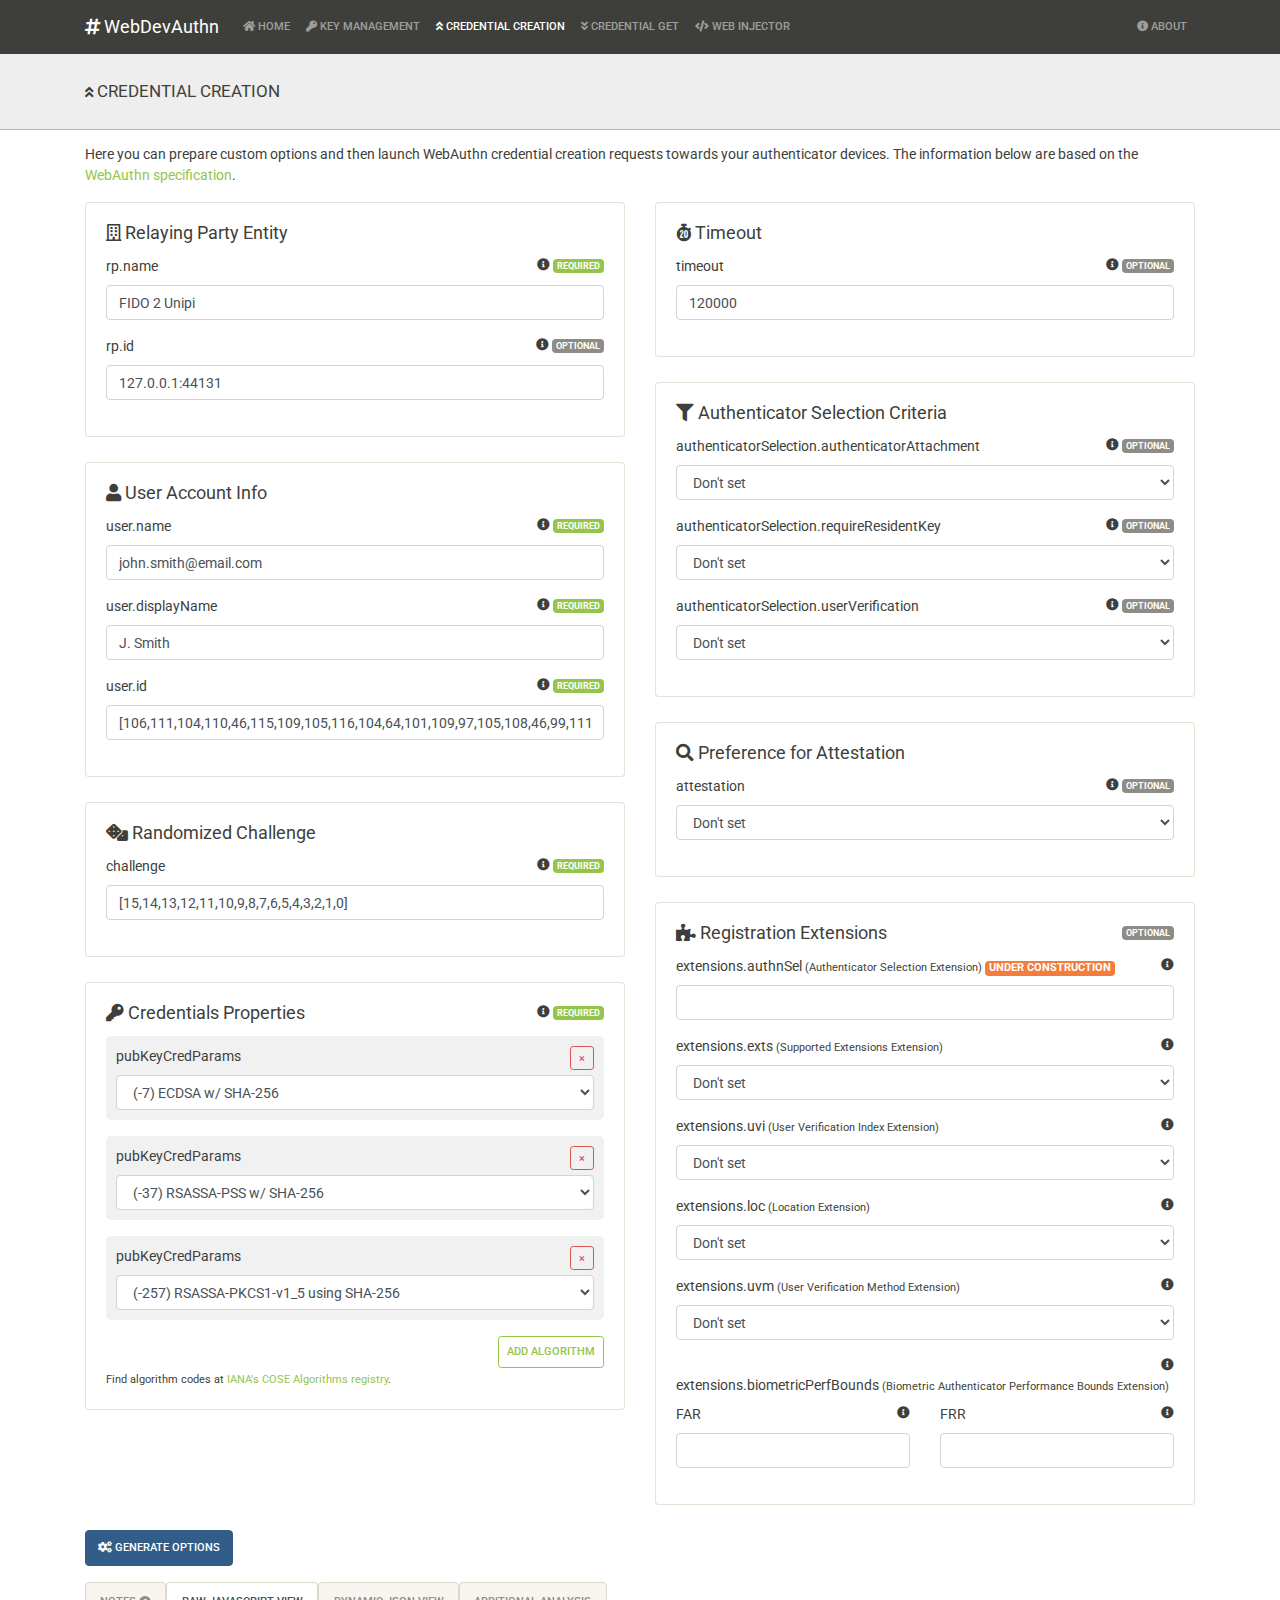
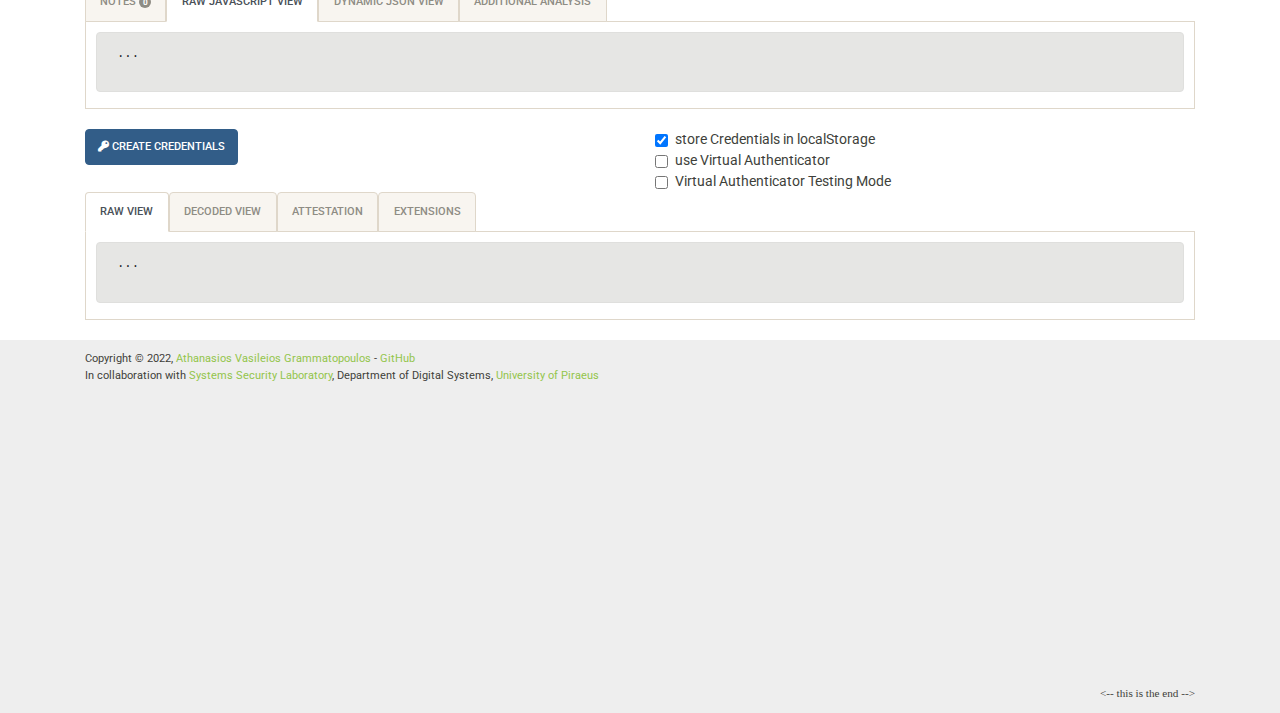
<file: credential-creation.html>
<!DOCTYPE html>
<html lang="en">
	<head>
		<meta charset="utf-8">
		<title>WebDevAuthn - Credentials Create</title>
		<meta name="description" content="Testing WebAuthn/FIDO2 Javascript API requests and responses">
		<meta name="author" content="UNIPI - FIDO Project 2021">
		<meta name="viewport" content="width=device-width, initial-scale=1, shrink-to-fit=no">

		<link rel="stylesheet" href="css/fontawesome-all.min.css">
		<link rel="stylesheet" href="css/bootstrap.min.css">
		<link rel="stylesheet" href="css/jsNotify.bootstrap.css">
		<link rel="stylesheet" href="css/jsonTree.css">
		<link rel="stylesheet" href="css/webapp.css">
	</head>
	<body>
		<nav class="navbar navbar-expand-lg navbar-dark bg-primary">
			<div class="container">
				<a class="navbar-brand" href="index.html"><i class="fas fa-hashtag"></i> WebDevAuthn</a>
				<button class="navbar-toggler" type="button" data-toggle="collapse" data-target="#navbarSupportedContent" aria-controls="navbarSupportedContent" aria-expanded="false" aria-label="Toggle navigation">
					<span class="navbar-toggler-icon"></span>
				</button>
				<div class="collapse navbar-collapse" id="navbarSupportedContent">
					<ul class="navbar-nav mr-auto">
						<li class="nav-item">
							<a class="nav-link" href="index.html"><i class="fas fa-home"></i> Home</a>
						</li>
						<li class="nav-item">
							<a class="nav-link" href="key-management.html"><i class="fas fa-key"></i> Key Management</a>
						</li>
						<li class="nav-item active">
							<a class="nav-link" href="credential-creation.html"><i class="fas fa-angle-double-up"></i> Credential Creation <span class="sr-only">(current)</span></a>
						</li>
						<li class="nav-item">
							<a class="nav-link" href="credential-get.html"><i class="fas fa-angle-double-down"></i> Credential Get</a>
						</li>
						<li class="nav-item">
							<a class="nav-link" href="web-injector.html"><i class="fas fa-code"></i> Web Injector</a>
						</li>
					</ul>
					<ul class="navbar-nav ml-auto">
						<li class="nav-item">
							<a class="nav-link" href="about.html"><i class="fas fa-info-circle"></i> About</a>
						</li>
					</ul>
				</div>
			</div>
		</nav>

		<!-- Page Title -->
		<div class="main-page-title">
			<div class="container">
				<i class="fas fa-angle-double-up"></i> Credential Creation
			</div>
		</div>

		<!-- Content -->
		<div class="main-container">
			<div class="container">
				<!-- Browser Support { -->
				<div class="row">
					<div class="col-12" id="webauthn-support" style="display: none;">
						<div class="alert alert-warning" role="alert">
							Checking browser's WebAuthn support ...
						</div>
					</div>
					<script src="js/webauthn-support.js"></script>
				</div>
				<!-- } Browser Support -->

				<div class="row">
					<div class="col-12">
						<p>
							Here you can prepare custom options and then launch WebAuthn credential creation requests towards your authenticator devices. The information below are based on the <a href="https://www.w3.org/TR/webauthn/" target="_blank">WebAuthn specification</a>.
						</p>
					</div>

					<div class="col-12 col-md-6 gui-custom-options">
						<!-- Relaying Party -->
						<div class="card">
							<div class="card-body">
								<h5 class="card-title"><i class="far fa-building"></i> Relaying Party Entity</h5>
								<div class="form-group">
									<div class="notes"><i class="fas fa-info-circle" data-toggle="tooltip" title="Human-palatable identifier for the Relying Party, intended only for display"></i> <span class="badge badge-success">REQUIRED</span></div>
									<label for="credential-creation-rp-name">rp.name</label>
									<input type="text" class="form-control" id="credential-creation-rp-name" value="FIDO 2 Unipi">
								</div>
								<div class="form-group">
									<div class="notes"><i class="fas fa-info-circle" data-toggle="tooltip" title="A valid domain string that identifies the WebAuthn Relying Party. It should be the webpage domain or a subset of the domain. Ex. on the page login.example.com, it can be login.example.com or example.com. It ignores port. It requires https. If not specified the webpage domain will be used"></i> <span class="badge badge-secondary">OPTIONAL</span></div>
									<label for="credential-creation-rp-id">rp.id</label>
									<input type="text" class="form-control" id="credential-creation-rp-id" value="">
								</div>
								<script type="text/javascript">
									document.getElementById('credential-creation-rp-id').value = new URL(document.location.href).host;
								</script>
							</div>
						</div>

						<!-- User -->
						<div class="card">
							<div class="card-body">
								<h5 class="card-title"><i class="fas fa-user"></i> User Account Info</h5>
								<div class="form-group">
									<div class="notes"><i class="fas fa-info-circle" data-toggle="tooltip" title="Human-palatable identifier for the user account, intended only for display, helping distinguish form other user. The relay party MAY let the user choose this value (ex. john.smith@email.com or +306901234567)"></i> <span class="badge badge-success">REQUIRED</span></div>
									<label for="credential-creation-user-name">user.name</label>
									<input type="text" class="form-control" id="credential-creation-user-name" value="john.smith@email.com">
								</div>
								<div class="form-group">
									<div class="notes"><i class="fas fa-info-circle" data-toggle="tooltip" title="Human-palatable name for the user account, intended only for display. The relay party SHOULD let the user choose this value (ex. J. Smith)"></i> <span class="badge badge-success">REQUIRED</span></div>
									<label for="credential-creation-user-displayName">user.displayName</label>
									<input type="text" class="form-control" id="credential-creation-user-displayName" value="J. Smith">
								</div>
								<div class="form-group">
									<div class="notes"><i class="fas fa-info-circle" data-toggle="tooltip" title="User id that maps credentials to the rp user entity. The relay party sets this value."></i> <span class="badge badge-success">REQUIRED</span></div>
									<label for="credential-creation-user-id">user.id</label>
									<input type="text" class="form-control" id="credential-creation-user-id" value="">
								</div>
								<script type="text/javascript">
									document.getElementById('credential-creation-user-id').value = JSON.stringify(document.getElementById('credential-creation-user-name').value.split('').map(function (c) {return c.charCodeAt (0);}));
								</script>
							</div>
						</div>

						<!-- Challenge -->
						<div class="card">
							<div class="card-body">
								<h5 class="card-title"><i class="fas fa-dice"></i> Randomized Challenge</h5>
								<div class="form-group">
									<div class="notes"><i class="fas fa-info-circle" data-toggle="tooltip" title="Randomized challenge generated by the relay party server, to avoid replay attacks. Should not be guessable, thus it SHOULD be at least 16 bytes long."></i> <span class="badge badge-success">REQUIRED</span></div>
									<label for="credential-creation-challenge">challenge</label>
									<input type="text" class="form-control" id="credential-creation-challenge" value="">
								</div>
								<script type="text/javascript">
									document.getElementById('credential-creation-challenge').value = (function() {
										let id = [];
										for (var i = 16 -1; i >= 0; i--) id.push(i);
										return JSON.stringify(id);
									})();
								</script>
							</div>
						</div>
						
						<!-- Credentials -->
						<div class="card">
							<div class="card-body">
								<div class="notes"><i class="fas fa-info-circle" data-toggle="tooltip" title="Information about the properties of the credentials to be created. Sequence from the most preferred to the least preferred."></i> <span class="badge badge-success">REQUIRED</span></div>
								<h5 class="card-title"><i class="fas fa-key"></i> Credentials Properties</h5>
								<div id="credential-creation-pubKeyCredParams-wrapper"></div>
								<button type="button" class="btn btn-outline-success btn-sm" id="credential-creation-pubKeyCredParams-add" style="float: right;">Add Algorithm</button>
								<div style="clear: both;"></div>
								<small>Find algorithm codes at <a href="https://www.iana.org/assignments/cose/cose.xhtml#algorithms" target="_blank">IANA's COSE Algorithms registry</a>.</small>
							</div>
						</div>
					</div>

					<div class="col-12 col-md-6 gui-custom-options">
						<!-- Timeout -->
						<div class="card">
							<div class="card-body">
								<h5 class="card-title"><i class="fas fa-stopwatch-20"></i> Timeout</h5>
								<div class="form-group">
									<div class="notes"><i class="fas fa-info-circle" data-toggle="tooltip" title="Timeout hint. Time, in milliseconds, that the caller is willing to wait."></i> <span class="badge badge-secondary">OPTIONAL</span></div>
									<label for="credential-creation-timeout">timeout</label>
									<input type="text" class="form-control" id="credential-creation-timeout" value="120000">
								</div>
							</div>
						</div>
						
						<!-- Authenticator Criteria -->
						<div class="card">
							<div class="card-body">
								<h5 class="card-title"><i class="fas fa-filter"></i> Authenticator Selection Criteria</h5>
								<div class="form-group">
									<div class="notes"><i class="fas fa-info-circle" data-toggle="tooltip" title="Select authenticator options. Built in platform authenticator (`platform`), or Mobile authenticator usable on many platforms (`cross-platform`)"></i> <span class="badge badge-secondary">OPTIONAL</span></div>
									<label for="credential-creation-authenticatorSelection-authenticatorAttachment">authenticatorSelection.authenticatorAttachment</label>
									<select class="form-control" id="credential-creation-authenticatorSelection-authenticatorAttachment">
										<option value="" selected="selected">Don't set</option>
										<option value="platform">platform</option>
										<option value="cross-platform">cross-platform</option>
									</select>
								</div>
								<div class="form-group">
									<div class="notes"><i class="fas fa-info-circle" data-toggle="tooltip" title="Require support for Resident Credentials. [The default value is `false`]"></i> <span class="badge badge-secondary">OPTIONAL</span></div>
									<label for="credential-creation-authenticatorSelection-requireResidentKey">authenticatorSelection.requireResidentKey</label>
									<select class="form-control" id="credential-creation-authenticatorSelection-requireResidentKey">
										<option value="" selected="selected">Don't set</option>
										<option value="true">true</option>
										<option value="false">false (default)</option>
									</select>
								</div>
								<div class="form-group">
									<div class="notes"><i class="fas fa-info-circle" data-toggle="tooltip" title="Requires user verification (`required`) or Prefer user verification (`preferred`)or Do not want user verification (`discouraged`). [The default value is `preferred`]"></i> <span class="badge badge-secondary">OPTIONAL</span></div>
									<label for="credential-creation-authenticatorSelection-userVerification">authenticatorSelection.userVerification</label>
									<select class="form-control" id="credential-creation-authenticatorSelection-userVerification">
										<option value="" selected="selected">Don't set</option>
										<option value="required">required</option>
										<option value="preferred">preferred (default)</option>
										<option value="discouraged">discouraged</option>
									</select>
								</div>
							</div>
						</div>
						
						<!-- Attestation -->
						<div class="card">
							<div class="card-body">
								<h5 class="card-title"><i class="fas fa-search"></i> Preference for Attestation</h5>
								<div class="form-group">
									<div class="notes"><i class="fas fa-info-circle" data-toggle="tooltip" title="Preference for attestation conveyance. No attestation (`none`) or client MAY replace the authenticator-generated attestation statements with attestation statements generated by an Anonymization CA (`indirect`) or attestation statement as generated by the authenticator (`direct`)."></i> <span class="badge badge-secondary">OPTIONAL</span></div>
									<label for="credential-creation-attestation">attestation</label>
									<select class="form-control" id="credential-creation-attestation">
										<option value="" selected="selected">Don't set</option>
										<option value="none">none</option>
										<option value="indirect">indirect</option>
										<option value="direct">direct</option>
										<option value="enterprise">enterprise</option>
									</select>
								</div>
							</div>
						</div>
						
						<!-- Extensions -->
						<div class="card">
							<div class="card-body">
								<div class="notes"><span class="badge badge-secondary">OPTIONAL</span></div>
								<h5 class="card-title"><i class="fas fa-puzzle-piece"></i> Registration Extensions</h5>
								<div class="form-group">
									<div class="notes"><i class="fas fa-info-circle" data-toggle="tooltip" title="This allows a RP to guide the selection of the authenticator that will be leveraged when creating the credential. It is intended primarily for Relying Parties that wish to tightly control the experience around credential creation."></i></div>
									<label for="credential-creation-extensions-authnSel">extensions.authnSel <small>(Authenticator Selection Extension)</small> <span class="badge badge-warning">UNDER CONSTRUCTION</span></label>
									<input type="text" class="form-control" id="credential-creation-extensions-authnSel" value="">
								</div>
								<div class="form-group">
									<div class="notes"><i class="fas fa-info-circle" data-toggle="tooltip" title="This extension enables the RP to determine which extensions the authenticator supports."></i></div>
									<label for="credential-creation-extensions-exts">extensions.exts <small>(Supported Extensions Extension)</small></label>
									<select class="form-control" id="credential-creation-extensions-exts">
										<option value="" selected="selected">Don't set</option>
										<option value="true">true</option>
									</select>
								</div>
								<div class="form-group">
									<div class="notes"><i class="fas fa-info-circle" data-toggle="tooltip" title="This extension enables use of a user verification index."></i></div>
									<label for="credential-creation-extensions-uvi">extensions.uvi <small>(User Verification Index Extension)</small></label>
									<select class="form-control" id="credential-creation-extensions-uvi">
										<option value="" selected="selected">Don't set</option>
										<option value="true">true</option>
									</select>
								</div>
								<div class="form-group">
									<div class="notes"><i class="fas fa-info-circle" data-toggle="tooltip" title="This extension provides the authenticator's current location to the RP."></i></div>
									<label for="credential-creation-extensions-loc">extensions.loc <small>(Location Extension)</small></label>
									<select class="form-control" id="credential-creation-extensions-loc">
										<option value="" selected="selected">Don't set</option>
										<option value="true">true</option>
									</select>
								</div>
								<div class="form-group">
									<div class="notes"><i class="fas fa-info-circle" data-toggle="tooltip" title="This extension enables use of a user verification method."></i></div>
									<label for="credential-creation-extensions-uvm">extensions.uvm <small>(User Verification Method Extension)</small></label>
									<select class="form-control" id="credential-creation-extensions-uvm">
										<option value="" selected="selected">Don't set</option>
										<option value="true">true</option>
									</select>
								</div>
								<div class="form-group">
									<div class="notes"><i class="fas fa-info-circle" data-toggle="tooltip" title="This extension allows RPs to specify the desired performance bounds for selecting biometric authenticators as candidates to be employed in a registration ceremony."></i></div>
									<label>extensions.biometricPerfBounds <small>(Biometric Authenticator Performance Bounds Extension)</small></label>
									<div class="row">
										<div class="col">
											<div class="notes"><i class="fas fa-info-circle" data-toggle="tooltip" title="The FAR is the maximum false acceptance rate for a biometric authenticator allowed by the RP."></i></div>
											<label for="credential-creation-extensions-biometricPerfBounds-far">FAR</label>
											<input type="text" class="form-control" id="credential-creation-extensions-biometricPerfBounds-far" value="">
										</div>
										<div class="col">
											<div class="notes"><i class="fas fa-info-circle" data-toggle="tooltip" title="The FRR is the maximum false rejection rate for a biometric authenticator allowed by the RP."></i></div>
											<label for="credential-creation-extensions-biometricPerfBounds-frr">FRR</label>
											<input type="text" class="form-control" id="credential-creation-extensions-biometricPerfBounds-frr" value="">
										</div>
									</div>
								</div>
							</div>
						</div>
					</div>
				</div>

				<div class="row">
					<!-- Options Section -->
					<div class="col-12">
						<p><button type="button" class="btn btn-primary" id="credential-creation-generate"><i class="fas fa-cogs"></i> Generate Options</button></p>
					</div>
					<div class="col-12">
						<ul class="nav nav-tabs">
							<li class="nav-item">
								<a class="nav-link" data-toggle="tab" href="#credential-creation-options-notes-wrapper">Notes <span id="credential-creation-options-notes-notification" class="badge rounded-pill bg-dark" style="color: white;">0</span></a>
							</li>
							<li class="nav-item">
								<a class="nav-link active" data-toggle="tab" href="#credential-creation-options-raw-wrapper">Raw Javascript View</a>
							</li>
							<li class="nav-item">
								<a class="nav-link" data-toggle="tab" href="#credential-creation-options-dynamic-wrapper">Dynamic JSON View</a>
							</li>
							<li class="nav-item">
								<a class="nav-link" data-toggle="tab" href="#credential-creation-options-additional-wrapper">Additional Analysis</a>
							</li>
						</ul>
						<div class="tab-content">
							<div class="tab-pane fade" id="credential-creation-options-notes-wrapper">
								<div class="alert alert-secondary" role="alert">
									<div id="credential-creation-options-notes">...</div>
								</div>
							</div>
							<div class="tab-pane fade active show" id="credential-creation-options-raw-wrapper">
								<div class="alert alert-secondary" role="alert">
									<pre id="credential-creation-options-raw">...</pre>
								</div>
							</div>
							<div class="tab-pane fade" id="credential-creation-options-dynamic-wrapper">
								<div class="alert alert-secondary" role="alert">
									<div id="credential-creation-options-dynamic">...</div>
								</div>
							</div>
							<div class="tab-pane fade" id="credential-creation-options-additional-wrapper">
								<div class="alert alert-secondary" role="alert">
									<div id="credential-creation-options-additional">...</div>
								</div>
							</div>
						</div>
					</div>

					<!-- Credentials Section -->
					<div class="col-12 col-sm-6">
						<p><button type="button" class="btn btn-primary" id="credential-creation-create"><i class="fas fa-key"></i> Create Credentials</button></p>
					</div>
					<div class="col-12 col-sm-6">
						<div class="form-check">
							<input class="form-check-input" type="checkbox" value="" id="store-credentials-checkbox">
							<label class="form-check-label" for="store-credentials-checkbox">store Credentials in localStorage</label>
						</div>
						<div class="form-check">
							<input class="form-check-input" type="checkbox" value="" id="virtual-authenticator-checkbox">
							<label class="form-check-label" for="virtual-authenticator-checkbox">use Virtual Authenticator</label>
						</div>
						<div class="form-check">
							<input class="form-check-input" type="checkbox" value="" id="virtual-testing-checkbox">
							<label class="form-check-label" for="virtual-testing-checkbox">Virtual Authenticator Testing Mode</label>
						</div>
					</div>
					<div class="col-12" id="virtual-testing-options" style="display: none;">
						<div class="alert alert-secondary" role="alert" style="color: black;">
							<!-- Tests -->
							<div class="row">

								<div class="col-12 col-sm-6">
									<div class="form-check">
										<input class="form-check-input" type="checkbox" value="" id="testing-challenge-checkbox">
										<label class="form-check-label" for="testing-challenge-checkbox">Swap Challenge</label>
									</div>
								</div>
								<div class="col-12 col-sm-6">
									<input type="text" class="form-control form-control-sm" id="testing-challenge-value" value="Dw4NDAsKCQgHBgUEAwIBAA"/>
								</div>

								<div class="col-12 col-sm-6">
									<div class="form-check">
										<input class="form-check-input" type="checkbox" value="" id="testing-userId-checkbox">
										<label class="form-check-label" for="testing-userId-checkbox">Swap User Id</label>
									</div>
								</div>
								<div class="col-12 col-sm-6">
									<input type="text" class="form-control form-control-sm" id="testing-userId-value" value="am9obi5zbWl0aEBlbWFpbC5jb20"/>
								</div>

								<div class="col-12 col-sm-6">
										<div class="form-check">
										<input class="form-check-input" type="checkbox" value="" id="testing-freezeUserVerificationFlag-checkbox">
										<label class="form-check-label" for="testing-freezeUserVerificationFlag-checkbox">Freeze User Verification Flag</label>
									</div>
								</div>
								<div class="col-12 col-sm-6">
									<select class="form-control form-control-sm" id="testing-freezeUserVerificationFlag-value">
										<option value="true">True</option>
										<option value="false" selected="selected">False</option>
									</select>
								</div>

								<div class="col-12 col-sm-6">
									<div class="form-check">
										<input class="form-check-input" type="checkbox" value="" id="testing-relayPartyID-checkbox">
										<label class="form-check-label" for="testing-relayPartyID-checkbox">Swap Relay Party ID</label>
									</div>
								</div>
								<div class="col-12 col-sm-6">
									<input type="text" class="form-control form-control-sm" id="testing-relayPartyID-value" value="example.com"/>
								</div>

								<div class="col-12 col-sm-6">
									<div class="form-check">
										<input class="form-check-input" type="checkbox" value="" id="testing-origin-checkbox">
										<label class="form-check-label" for="testing-origin-checkbox">Swap Origin</label>
									</div>
								</div>
								<div class="col-12 col-sm-6">
									<input type="text" class="form-control form-control-sm" id="testing-origin-value" value="https://example.com"/>
								</div>

								<div class="col-12 col-sm-6">
									<div class="form-check">
										<input class="form-check-input" type="checkbox" value="" id="testing-algorithm-checkbox">
										<label class="form-check-label" for="testing-algorithm-checkbox">Override Signature Algorithm</label>
									</div>
								</div>
								<div class="col-12 col-sm-6">
									<input type="number" class="form-control form-control-sm" id="testing-algorithm-value" value="-7"/>
								</div>

								<div class="col-12 col-sm-6">
										<div class="form-check">
										<input class="form-check-input" type="checkbox" value="" id="testing-aaguid-checkbox">
										<label class="form-check-label" for="testing-aaguid-checkbox">Clone AAGUID</label>
									</div>
								</div>
								<div class="col-12 col-sm-6">
									<select class="form-control form-control-sm" id="testing-aaguid-value">
										<option value="6028b017-b1d4-4c02-b4b3-afcdafc96bb2">Windows Hello software (6028b017-b1d4-4c02-b4b3-afcdafc96bb2)</option>
										<option value="08987058-cadc-4b81-b6e1-30de50dcbe96">Windows Hello hardware (08987058-cadc-4b81-b6e1-30de50dcbe96)</option>
										<option value="2fc0579f-8113-47ea-b116-bb5a8db9202a">YubiKey 5 NFC (2fc0579f-8113-47ea-b116-bb5a8db9202a)</option>
										<option value="149a2021-8ef6-4133-96b8-81f8d5b7f1f5">Security Key NFC (149a2021-8ef6-4133-96b8-81f8d5b7f1f5)</option>
										<option value="8876631b-d4a0-427f-5773-0ec71c9e0279">Solo FIDO2 (8876631b-d4a0-427f-5773-0ec71c9e0279)</option>
										<option value="45665e06-0798-4edf-b245-37a271ec9c2f">KEY-ID FIDO2 key (45665e06-0798-4edf-b245-37a271ec9c2f)</option>
									</select>
								</div>

								<div class="col-12 col-sm-6">
										<div class="form-check">
										<input class="form-check-input" type="checkbox" value="" id="testing-forceResidentKey-checkbox">
										<label class="form-check-label" for="testing-forceResidentKey-checkbox">Force Resident Key</label>
									</div>
								</div>
								<div class="col-12 col-sm-6">
								</div>

							</div>
						</div>
					</div>
					<div class="col-12">
						<ul class="nav nav-tabs">
							<li class="nav-item">
								<a class="nav-link active" data-toggle="tab" href="#credential-creation-response-raw-wrapper">Raw View</a>
							</li>
							<li class="nav-item">
								<a class="nav-link" data-toggle="tab" href="#credential-creation-response-decoded-wrapper">Decoded View</a>
							</li>
							<li class="nav-item">
								<a class="nav-link" data-toggle="tab" href="#credential-creation-response-decoded-attestation-wrapper">Attestation</a>
							</li>
							<li class="nav-item">
								<a class="nav-link" data-toggle="tab" href="#credential-creation-response-ext-wrapper">Extensions</a>
							</li>
						</ul>
						<div class="tab-content">
							<div class="tab-pane fade active show" id="credential-creation-response-raw-wrapper">
								<div class="alert alert-secondary" role="alert">
									<pre id="credential-creation-response-raw">...</pre>
								</div>
							</div>
							<div class="tab-pane fade" id="credential-creation-response-decoded-wrapper">
								<div class="alert alert-secondary" role="alert">
									<pre id="credential-creation-response-decoded">...</pre>
								</div>
							</div>
							<div class="tab-pane fade" id="credential-creation-response-decoded-attestation-wrapper">
								<div class="alert alert-secondary" role="alert">
									<pre id="credential-creation-response-decoded-attestation">...</pre>
								</div>
								<div style="padding-bottom: 10px;">
									<a id="credential-creation-response-certificate-download" class="btn btn-primary btn-sm" style="display: none;">Download Certificate</a>
								</div>
							</div>
							<div class="tab-pane fade" id="credential-creation-response-ext-wrapper">
								<div class="alert alert-secondary" role="alert">
									<pre id="credential-creation-response-ext">...</pre>
								</div>
							</div>
						</div>
					</div>

					<!-- Credentials Send Back Section -->
					<div class="col-12" style="display: none;">
						<p><button type="button" class="btn btn-primary" id="credential-creation-send"><i class="fas fa-angle-double-left"></i> <i class="fas fa-key"></i> Send Credentials Response</button></p>
					</div>
				</div>
			</div>
		</div>
		<div class="container footer">
			<div class="row">
				<div class="col-12">
					<div>Copyright &copy; 2022, <a href="https://github.com/GramThanos">Athanasios Vasileios Grammatopoulos</a> - <a href="https://github.com/GramThanos/WebDevAuthn">GitHub</a></div>
					<div>In collaboration with <a href="https://ssl.ds.unipi.gr/">Systems Security Laboratory</a>, Department of Digital Systems, <a href="https://www.unipi.gr/">University of Piraeus</a></div>
				</div>
				<div class="col-12">
					<div style="height:300px;"></div>
					<div style="text-align: right;font-family: Consolas;">&lt;-- this is the end --&gt;</div>
				</div>
			</div>
		</div>

		<script src="js/jquery-3.5.1.slim.min.js"></script>
		<script src="js/popper.min.js"></script>
		<script src="js/bootstrap.min.js"></script>
		<script src="js/jsNotify.bundle.js"></script>
		<script src="js/lodash.js"></script>
		<script src="js/cbor.js"></script>
		<script src="js/jsonTree.js"></script>
		<script src="js/credentials-storage.js"></script>
		<script type="text/javascript">
			// Tooltips
			$(function() {$('[data-toggle="tooltip"]').tooltip()});
		</script>

		<!-- Randomness Tests - https://github.com/mzsoltmolnar/random-bitstream-tester -->
		<script src="js/random-tests.js"></script>

		<script src="js/falcon.js"></script>
		<script src="js/crypto-extend.js"></script>
		
		<script src="js/webauthn-tools.js"></script>
		<script src="js/webauthn-authenticator.js"></script>
		<script src="js/webauthn-create.js"></script>
	</body>
</html>
</file>
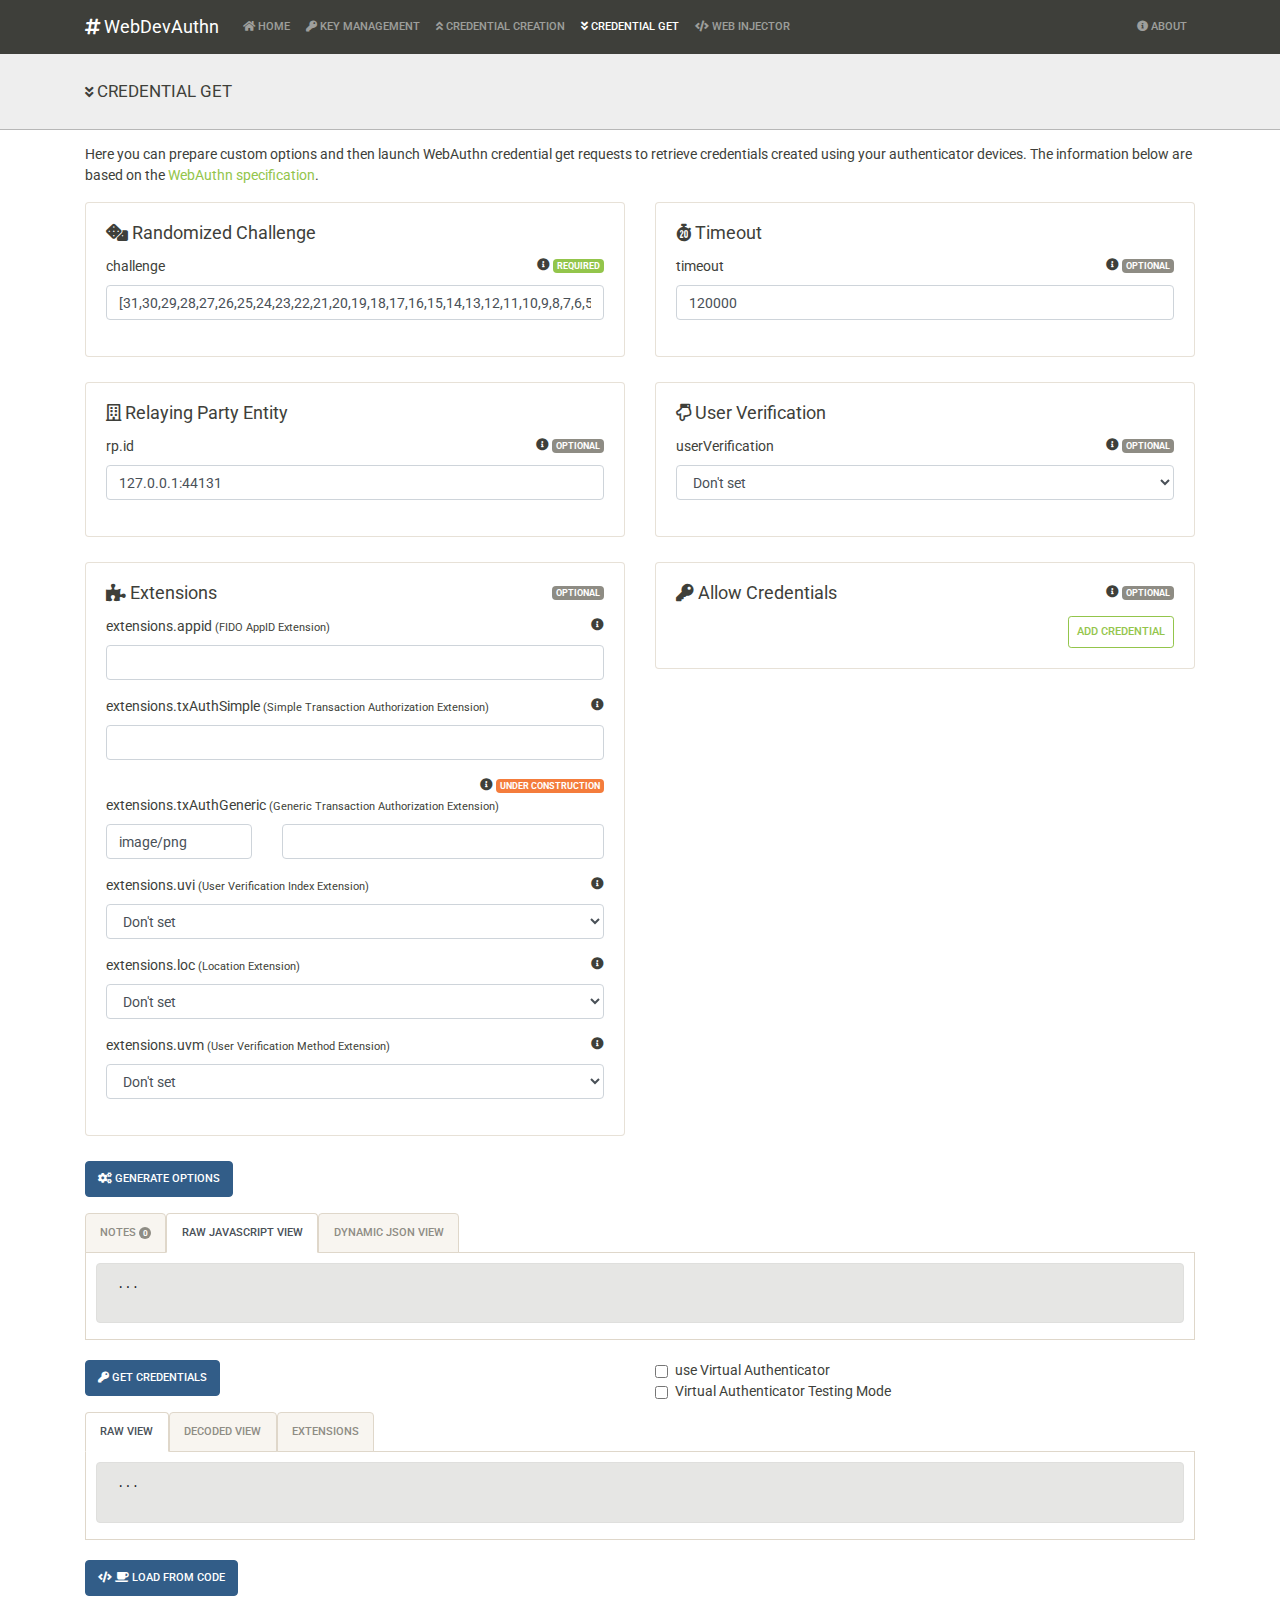
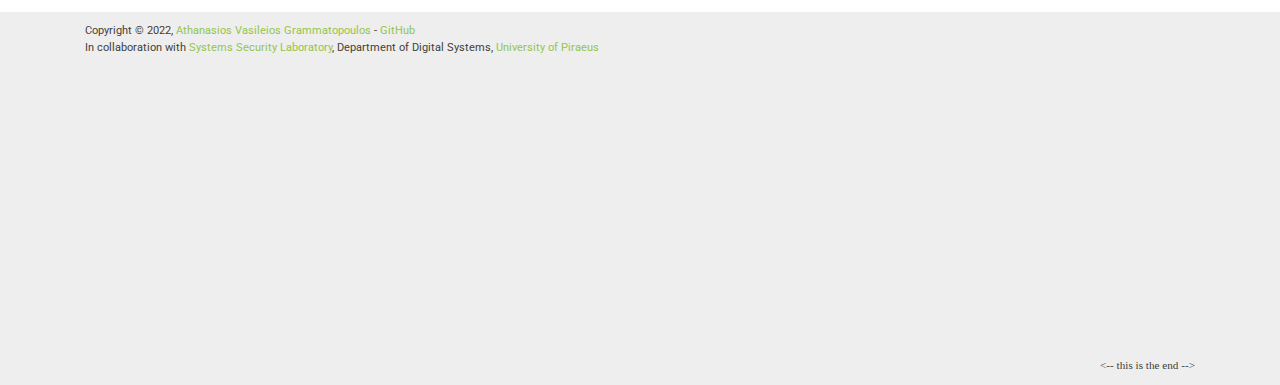
<file: credential-get.html>
<!DOCTYPE html>
<html lang="en">
	<head>
		<meta charset="utf-8">
		<title>WebDevAuthn - Credentials Get</title>
		<meta name="description" content="Testing WebAuthn/FIDO2 Javascript API requests and responses">
		<meta name="author" content="UNIPI - FIDO Project 2021">
		<meta name="viewport" content="width=device-width, initial-scale=1, shrink-to-fit=no">

		<link rel="stylesheet" href="css/fontawesome-all.min.css">
		<link rel="stylesheet" href="css/bootstrap.min.css">
		<link rel="stylesheet" href="css/jsNotify.bootstrap.css">
		<link rel="stylesheet" href="css/jsonTree.css">
		<link rel="stylesheet" href="css/webapp.css">
	</head>
	<body>
		<nav class="navbar navbar-expand-lg navbar-dark bg-primary">
			<div class="container">
				<a class="navbar-brand" href="index.html"><i class="fas fa-hashtag"></i> WebDevAuthn</a>
				<button class="navbar-toggler" type="button" data-toggle="collapse" data-target="#navbarSupportedContent" aria-controls="navbarSupportedContent" aria-expanded="false" aria-label="Toggle navigation">
					<span class="navbar-toggler-icon"></span>
				</button>
				<div class="collapse navbar-collapse" id="navbarSupportedContent">
					<ul class="navbar-nav mr-auto">
						<li class="nav-item">
							<a class="nav-link" href="index.html"><i class="fas fa-home"></i> Home</a>
						</li>
						<li class="nav-item">
							<a class="nav-link" href="key-management.html"><i class="fas fa-key"></i> Key Management</a>
						</li>
						<li class="nav-item">
							<a class="nav-link" href="credential-creation.html"><i class="fas fa-angle-double-up"></i> Credential Creation</a>
						</li>
						<li class="nav-item active">
							<a class="nav-link" href="credential-get.html"><i class="fas fa-angle-double-down"></i> Credential Get <span class="sr-only">(current)</span></a>
						</li>
						<li class="nav-item">
							<a class="nav-link" href="web-injector.html"><i class="fas fa-code"></i> Web Injector</a>
						</li>
					</ul>
					<ul class="navbar-nav ml-auto">
						<li class="nav-item">
							<a class="nav-link" href="about.html"><i class="fas fa-info-circle"></i> About</a>
						</li>
					</ul>
				</div>
			</div>
		</nav>

		<!-- Page Title -->
		<div class="main-page-title">
			<div class="container">
				<i class="fas fa-angle-double-down"></i> Credential Get
			</div>
		</div>

		<!-- Content -->
		<div class="main-container">
			<div class="container">
				<!-- Browser Support { -->
				<div class="row">
					<div class="col-12" id="webauthn-support" style="display: none;">
						<div class="alert alert-warning" role="alert">
							Checking browser's WebAuthn support ...
						</div>
					</div>
					<script src="js/webauthn-support.js"></script>
				</div>
				<!-- } Browser Support -->

				<div class="row">
					<div class="col-12">
						<p>
							Here you can prepare custom options and then launch WebAuthn credential get requests to retrieve credentials created using your authenticator devices. The information below are based on the <a href="https://www.w3.org/TR/webauthn/" target="_blank">WebAuthn specification</a>.
						</p>
					</div>

					<div class="col-12 col-md-6 gui-custom-options">
						<!-- Challenge -->
						<div class="card">
							<div class="card-body">
								<h5 class="card-title"><i class="fas fa-dice"></i> Randomized Challenge</h5>
								<div class="form-group">
									<div class="notes"><i class="fas fa-info-circle" data-toggle="tooltip" title="Randomized challenge generated by the relay party server, to avoid replay attacks. Should not be guessable, thus it SHOULD be at least 16 bytes long."></i> <span class="badge badge-success">REQUIRED</span></div>
									<label for="credential-get-challenge">challenge</label>
									<input type="text" class="form-control" id="credential-get-challenge" value="">
								</div>
								<script type="text/javascript">
									document.getElementById('credential-get-challenge').value = (function() {
										let id = [];
										for (var i = 31; i >= 0; i--) id.push(i);
										return JSON.stringify(id);
									})();
								</script>
							</div>
						</div>

						<!-- Relaying Party -->
						<div class="card">
							<div class="card-body">
								<h5 class="card-title"><i class="far fa-building"></i> Relaying Party Entity</h5>
								<div class="form-group">
									<div class="notes"><i class="fas fa-info-circle" data-toggle="tooltip" title="A valid domain string that identifies the WebAuthn Relying Party. It should be the webpage domain or a subset of the domain. Ex. on the page login.example.com, it can be login.example.com or example.com. It ignores port. It requires https. If not specified the webpage domain will be used"></i> <span class="badge badge-secondary">OPTIONAL</span></div>
									<label for="credential-get-rpid">rp.id</label>
									<input type="text" class="form-control" id="credential-get-rpid" value="">
								</div>
								<script type="text/javascript">
									document.getElementById('credential-get-rpid').value = new URL(document.location.href).host;
								</script>
							</div>
						</div>
						
						<!-- Extensions -->
						<div class="card">
							<div class="card-body">
								<div class="notes"><span class="badge badge-secondary">OPTIONAL</span></div>
								<h5 class="card-title"><i class="fas fa-puzzle-piece"></i> Extensions</h5>
								<div class="form-group">
									<div class="notes"><i class="fas fa-info-circle" data-toggle="tooltip" title="This allows RP that have previously registered credentials using the legacy FIDO JavaScript APIs to request an assertion. The FIDO APIs use an alternative identifier for RP called an AppID [FIDO-APPID], and any credentials created using those APIs will be scoped to that identifier."></i></div>
									<label for="credential-get-extensions-appid">extensions.appid <small>(FIDO AppID Extension)</small></label>
									<input type="text" class="form-control" id="credential-get-extensions-appid" value="">
								</div>
								<div class="form-group">
									<div class="notes"><i class="fas fa-info-circle" data-toggle="tooltip" title="This allows for a simple form of transaction authorization. A RP can specify a prompt string, intended for display on a trusted device on the authenticator."></i></div>
									<label for="credential-get-extensions-txAuthSimple">extensions.txAuthSimple <small>(Simple Transaction Authorization Extension)</small></label>
									<input type="text" class="form-control" id="credential-get-extensions-txAuthSimple" value="">
								</div>
								<div class="form-group">
									<div class="notes"><i class="fas fa-info-circle" data-toggle="tooltip" title="This allows images to be used as transaction authorization prompts as well."></i> <span class="badge badge-warning">UNDER CONSTRUCTION</span></div>
									<label for="credential-get-extensions-txAuthGeneric-content">extensions.txAuthGeneric <small>(Generic Transaction Authorization Extension)</small></label>
									<div class="row">
										<div class="col-4">
											<input type="text" class="form-control" id="credential-get-extensions-txAuthGeneric-contentType" value="image/png">
										</div>
										<div class="col-8">
											<input type="text" class="form-control" id="credential-get-extensions-txAuthGeneric-content" value="">
										</div>
									</div>
								</div>
								<div class="form-group">
									<div class="notes"><i class="fas fa-info-circle" data-toggle="tooltip" title="This extension enables use of a user verification index."></i></div>
									<label for="credential-get-extensions-uvi">extensions.uvi <small>(User Verification Index Extension)</small></label>
									<select class="form-control" id="credential-get-extensions-uvi">
										<option value="" selected="selected">Don't set</option>
										<option value="true">true</option>
									</select>
								</div>
								<div class="form-group">
									<div class="notes"><i class="fas fa-info-circle" data-toggle="tooltip" title="This extension provides the authenticator's current location to the RP."></i></div>
									<label for="credential-get-extensions-loc">extensions.loc <small>(Location Extension)</small></label>
									<select class="form-control" id="credential-get-extensions-loc">
										<option value="" selected="selected">Don't set</option>
										<option value="true">true</option>
									</select>
								</div>
								<div class="form-group">
									<div class="notes"><i class="fas fa-info-circle" data-toggle="tooltip" title="This extension enables use of a user verification method."></i></div>
									<label for="credential-get-extensions-uvm">extensions.uvm <small>(User Verification Method Extension)</small></label>
									<select class="form-control" id="credential-get-extensions-uvm">
										<option value="" selected="selected">Don't set</option>
										<option value="true">true</option>
									</select>
								</div>
							</div>
						</div>
					</div>

					<div class="col-12 col-md-6 gui-custom-options">
						<!-- Timeout -->
						<div class="card">
							<div class="card-body">
								<h5 class="card-title"><i class="fas fa-stopwatch-20"></i> Timeout</h5>
								<div class="form-group">
									<div class="notes"><i class="fas fa-info-circle" data-toggle="tooltip" title="Timeout hint. Time, in milliseconds, that the caller is willing to wait."></i> <span class="badge badge-secondary">OPTIONAL</span></div>
									<label for="credential-get-timeout">timeout</label>
									<input type="text" class="form-control" id="credential-get-timeout" value="120000">
								</div>
							</div>
						</div>

						<!-- User Verification -->
						<div class="card">
							<div class="card-body">
								<h5 class="card-title"><i class="far fa-hand-point-down"></i> User Verification</h5>
								<div class="form-group">
									<div class="notes"><i class="fas fa-info-circle" data-toggle="tooltip" title="Requires user verification (`required`) or Prefer user verification (`preferred`)or Do not want user verification (`discouraged`). [The default value is `preferred`]"></i> <span class="badge badge-secondary">OPTIONAL</span></div>
									<label for="credential-get-userVerification">userVerification</label>
									<select class="form-control" id="credential-get-userVerification">
										<option value="" selected="selected">Don't set</option>
										<option value="required">required</option>
										<option value="preferred">preferred (default)</option>
										<option value="discouraged">discouraged</option>
									</select>
								</div>
							</div>
						</div>

						<!-- Allow Credentials -->
						<div class="card">
							<div class="card-body">
								<div class="notes"><i class="fas fa-info-circle" data-toggle="tooltip" title="123"></i> <span class="badge badge-secondary">OPTIONAL</span></div>
								<h5 class="card-title"><i class="fas fa-key"></i> Allow Credentials</h5>
								<div id="credential-get-publickeycredentialdescriptor-wrapper"></div>
								<button type="button" class="btn btn-outline-success btn-sm" id="credential-get-publickeycredentialdescriptor-add" style="float: right;">Add Credential</button>
								<div style="clear: both;"></div>
							</div>
						</div>
					</div>
				</div>

				<div class="row">
					<!-- Options Section -->
					<div class="col-12">
						<p><button type="button" class="btn btn-primary" id="credential-get-generate"><i class="fas fa-cogs"></i> Generate Options</button></p>
					</div>
					<div class="col-12">
						<ul class="nav nav-tabs">
							<li class="nav-item">
								<a class="nav-link" data-toggle="tab" href="#credential-get-options-notes-wrapper">Notes <span id="credential-get-options-notes-notification" class="badge rounded-pill bg-dark" style="color: white;">0</span></a>
							</li>
							<li class="nav-item">
								<a class="nav-link active" data-toggle="tab" href="#credential-get-options-raw-wrapper">Raw Javascript View</a>
							</li>
							<li class="nav-item">
								<a class="nav-link" data-toggle="tab" href="#credential-get-options-dynamic-wrapper">Dynamic JSON View</a>
							</li>
						</ul>
						<div class="tab-content">
							<div class="tab-pane fade" id="credential-get-options-notes-wrapper">
								<div class="alert alert-secondary" role="alert">
									<div id="credential-get-options-notes">...</div>
								</div>
							</div>
							<div class="tab-pane fade active show" id="credential-get-options-raw-wrapper">
								<div class="alert alert-secondary" role="alert">
									<pre id="credential-get-options-raw">...</pre>
								</div>
							</div>
							<div class="tab-pane fade" id="credential-get-options-dynamic-wrapper">
								<div class="alert alert-secondary" role="alert">
									<div id="credential-get-options-dynamic">...</div>
								</div>
							</div>
						</div>
					</div>


					<!-- Credentials Section -->
					<div class="col-12 col-sm-6">
						<p><button type="button" class="btn btn-primary" id="credential-get-create"><i class="fas fa-key"></i> Get Credentials</button></p>
					</div>
					<div class="col-12 col-sm-6">
						<div class="form-check">
							<input class="form-check-input" type="checkbox" value="" id="virtual-authenticator-checkbox">
							<label class="form-check-label" for="virtual-authenticator-checkbox">use Virtual Authenticator</label>
						</div>
						<div class="form-check">
							<input class="form-check-input" type="checkbox" value="" id="virtual-testing-checkbox">
							<label class="form-check-label" for="virtual-testing-checkbox">Virtual Authenticator Testing Mode</label>
						</div>
					</div>
					<div class="col-12" id="virtual-testing-options" style="display: none;">
						<div class="alert alert-secondary" role="alert" style="color: black;">
							<!-- Tests -->
							<div class="row">

								<div class="col-12 col-sm-6">
									<div class="form-check">
										<input class="form-check-input" type="checkbox" value="" id="testing-challenge-checkbox">
										<label class="form-check-label" for="testing-challenge-checkbox">Swap Challenge</label>
									</div>
								</div>
								<div class="col-12 col-sm-6">
									<input type="text" class="form-control form-control-sm" id="testing-challenge-value" value="Dw4NDAsKCQgHBgUEAwIBAA"/>
								</div>

								<div class="col-12 col-sm-6">
									<div class="form-check">
										<input class="form-check-input" type="checkbox" value="" id="testing-freezeSigCounter-checkbox">
										<label class="form-check-label" for="testing-freezeSigCounter-checkbox">Freeze Signature Counter</label>
									</div>
								</div>
								<div class="col-12 col-sm-6">
									<input type="number" class="form-control form-control-sm" id="testing-freezeSigCounter-value" value="1"/>
								</div>

								<div class="col-12 col-sm-6">
										<div class="form-check">
										<input class="form-check-input" type="checkbox" value="" id="testing-freezeUserVerificationFlag-checkbox">
										<label class="form-check-label" for="testing-freezeUserVerificationFlag-checkbox">Freeze User Verification Flag</label>
									</div>
								</div>
								<div class="col-12 col-sm-6">
									<select class="form-control form-control-sm" id="testing-freezeUserVerificationFlag-value">
										<option value="true">True</option>
										<option value="false" selected="selected">False</option>
									</select>
								</div>

								<div class="col-12 col-sm-6">
									<div class="form-check">
										<input class="form-check-input" type="checkbox" value="" id="testing-relayPartyID-checkbox">
										<label class="form-check-label" for="testing-relayPartyID-checkbox">Swap Relay Party ID</label>
									</div>
								</div>
								<div class="col-12 col-sm-6">
									<input type="text" class="form-control form-control-sm" id="testing-relayPartyID-value" value="example.com"/>
								</div>

								<div class="col-12 col-sm-6">
									<div class="form-check">
										<input class="form-check-input" type="checkbox" value="" id="testing-origin-checkbox">
										<label class="form-check-label" for="testing-origin-checkbox">Swap Origin</label>
									</div>
								</div>
								<div class="col-12 col-sm-6">
									<input type="text" class="form-control form-control-sm" id="testing-origin-value" value="https://example.com"/>
								</div>

								<div class="col-12 col-sm-6">
									<div class="form-check">
										<input class="form-check-input" type="checkbox" value="" id="testing-userHandle-checkbox">
										<label class="form-check-label" for="testing-userHandle-checkbox">Swap User Handle</label>
									</div>
								</div>
								<div class="col-12 col-sm-6">
									<input type="text" class="form-control form-control-sm" id="testing-userHandle-value" value="ZmFrZS11c2VyQGV4YW1wbGUuY29t"/>
								</div>

							</div>
						</div>
					</div>
					<div class="col-12">
						<ul class="nav nav-tabs">
							<li class="nav-item">
								<a class="nav-link active" data-toggle="tab" href="#credential-get-response-raw-wrapper">Raw View</a>
							</li>
							<li class="nav-item">
								<a class="nav-link" data-toggle="tab" href="#credential-get-response-decoded-wrapper">Decoded View</a>
							</li>
							<li class="nav-item">
								<a class="nav-link" data-toggle="tab" href="#credential-get-response-ext-wrapper">Extensions</a>
							</li>
						</ul>
						<div class="tab-content">
							<div class="tab-pane fade active show" id="credential-get-response-raw-wrapper">
								<div class="alert alert-secondary" role="alert">
									<pre id="credential-get-response-raw">...</pre>
								</div>
							</div>
							<div class="tab-pane fade" id="credential-get-response-decoded-wrapper">
								<div class="alert alert-secondary" role="alert">
									<pre id="credential-get-response-decoded">...</pre>
								</div>
							</div>
							<div class="tab-pane fade" id="credential-get-response-ext-wrapper">
								<div class="alert alert-secondary" role="alert">
									<pre id="credential-get-response-ext">...</pre>
								</div>
							</div>
						</div>
					</div>

					<!-- Credentials Send Back Section -->
					<div class="col-6" style="display: none;">
						<p><button type="button" class="btn btn-primary" id="credential-get-send"><i class="fas fa-angle-double-left"></i> <i class="fas fa-key"></i> Send Credentials Response</button></p>
					</div>
					<div class="col-6">
						<p><button type="button" class="btn btn-primary" id="credential-get-load-from-code"><i class="fas fa-code"></i> <i class="fas fa-coffee"></i> Load from code</button></p>
					</div>
				</div>
			</div>
		</div>
		<div class="container footer">
			<div class="row">
				<div class="col-12">
					<div>Copyright &copy; 2022, <a href="https://github.com/GramThanos">Athanasios Vasileios Grammatopoulos</a> - <a href="https://github.com/GramThanos/WebDevAuthn">GitHub</a></div>
					<div>In collaboration with <a href="https://ssl.ds.unipi.gr/">Systems Security Laboratory</a>, Department of Digital Systems, <a href="https://www.unipi.gr/">University of Piraeus</a></div>
				</div>
				<div class="col-12">
					<div style="height:300px;"></div>
					<div style="text-align: right;font-family: Consolas;">&lt;-- this is the end --&gt;</div>
				</div>
			</div>
		</div>

		<script src="js/jquery-3.5.1.slim.min.js"></script>
		<script src="js/popper.min.js"></script>
		<script src="js/bootstrap.min.js"></script>
		<script src="js/jsNotify.bundle.js"></script>
		<script src="js/lodash.js"></script>
		<script src="js/cbor.js"></script>
		<script src="js/jsonTree.js"></script>
		<script src="js/credentials-storage.js"></script>
		<script type="text/javascript">
			// Tooltips
			$(function() {$('[data-toggle="tooltip"]').tooltip()});
		</script>

		<script src="js/falcon.js"></script>
		<script src="js/crypto-extend.js"></script>

		<script src="js/webauthn-tools.js"></script>
		<script src="js/webauthn-authenticator.js"></script>
		<script src="js/webauthn-get.js"></script>
	</body>
</html>
</file>
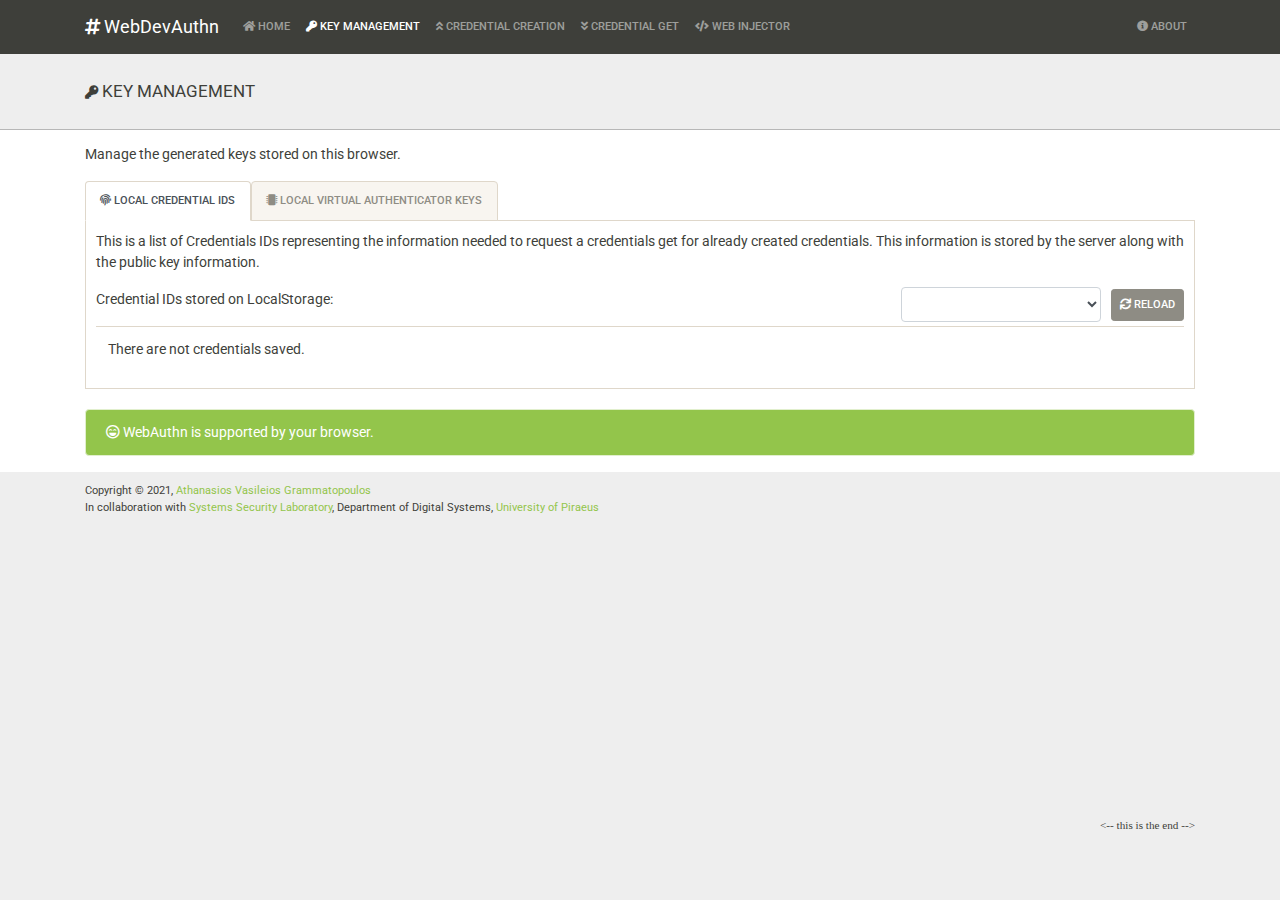
<file: key-management.html>
<!DOCTYPE html>
<html lang="en">
	<head>
		<meta charset="utf-8">
		<title>WebDevAuthn</title>
		<meta name="description" content="Testing WebAuthn/FIDO2 Javascript API requests and responses">
		<meta name="author" content="UNIPI - FIDO Project 2021">
		<meta name="viewport" content="width=device-width, initial-scale=1, shrink-to-fit=no">

		<link rel="stylesheet" href="css/fontawesome-all.min.css">
		<link rel="stylesheet" href="css/bootstrap.min.css">
		<link rel="stylesheet" href="css/jsNotify.bootstrap.css">
		<link rel="stylesheet" href="css/webapp.css">
	</head>
	<body>
		<nav class="navbar navbar-expand-lg navbar-dark bg-primary">
			<div class="container">
				<a class="navbar-brand" href="index.html"><i class="fas fa-hashtag"></i> WebDevAuthn</a>
				<button class="navbar-toggler" type="button" data-toggle="collapse" data-target="#navbarSupportedContent" aria-controls="navbarSupportedContent" aria-expanded="false" aria-label="Toggle navigation">
					<span class="navbar-toggler-icon"></span>
				</button>
				<div class="collapse navbar-collapse" id="navbarSupportedContent">
					<ul class="navbar-nav mr-auto">
						<li class="nav-item">
							<a class="nav-link" href="index.html"><i class="fas fa-home"></i> Home</a>
						</li>
						<li class="nav-item active">
							<a class="nav-link" href="key-management.html"><i class="fas fa-key"></i> Key Management <span class="sr-only">(current)</span></a>
						</li>
						<li class="nav-item">
							<a class="nav-link" href="credential-creation.html"><i class="fas fa-angle-double-up"></i> Credential Creation</a>
						</li>
						<li class="nav-item">
							<a class="nav-link" href="credential-get.html"><i class="fas fa-angle-double-down"></i> Credential Get</a>
						</li>
						<li class="nav-item">
							<a class="nav-link" href="web-injector.html"><i class="fas fa-code"></i> Web Injector</a>
						</li>
					</ul>
					<ul class="navbar-nav ml-auto">
						<li class="nav-item">
							<a class="nav-link" href="about.html"><i class="fas fa-info-circle"></i> About</a>
						</li>
					</ul>
				</div>
			</div>
		</nav>

		<!-- Page Title -->
		<div class="main-page-title">
			<div class="container">
				<i class="fas fa-key"></i> Key Management
			</div>
		</div>

		<!-- Content -->
		<div class="main-container">
			<div class="container">
				<div class="row">
					<div class="col-12">
						<p>
							Manage the generated keys stored on this browser.
						</p>
					</div>
				</div>

				<!-- Stored Keys -->
				<div class="row">
					<div class="col-12">
						<ul class="nav nav-tabs">
							<li class="nav-item">
								<a class="nav-link active" data-toggle="tab" href="#key-management-local-credential-ids-wrapper"><i class="fas fa-fingerprint"></i> Local Credential IDs</a>
							</li>
							<li class="nav-item">
								<a class="nav-link" data-toggle="tab" href="#key-management-local-authenticator-wrapper"><i class="fas fa-microchip"></i> Local Virtual Authenticator Keys</a>
							</li>
						</ul>
						<div class="tab-content">
							<div class="tab-pane fade active show" id="key-management-local-credential-ids-wrapper">

								<p>This is a list of Credentials IDs representing the information needed to request a credentials get for already created credentials. This information is stored by the server along with the public key information.</p>

								<!-- Local Public Keys -->
								<button id="localstorage-keys-reload" class="btn btn-sm btn-secondary" style="float: right;"><i class="fas fa-sync"></i> Reload</button>
								<select id="localstorage-keys-hosts-list" class="form-control" style="float: right;width: 200px;margin-right: 10px;margin-top: -2px;"></select>

								<p>Credential IDs stored on LocalStorage:</p>
								<div class="table-responsive">
									<table class="table">
										<tbody id="localstorage-keys">
											<tr>
												<td colspan="3">Loading ...</td>
											</tr>
										</tbody>
									</table>
								</div>

							</div>
							<div class="tab-pane fade" id="key-management-local-authenticator-wrapper">

								<p>This is a list of resident keys created by our virtual authenticator. This information is needed by the virtual authenticator in order to recover the private key of each credential.</p>
								
								<button type="button" class="btn btn-primary" data-toggle="modal" data-target="#masterPasswordModal" style="float: right;margin-bottom: 8px;"><i class="fas fa-key"></i> Configure Master Password</button>
								<div style="clear: both;"></div>

								<!-- Local Authenticator Keys -->
								<button id="localstorage-authenticator-keys-reload" class="btn btn-sm btn-secondary" style="float: right;"><i class="fas fa-sync"></i> Reload</button>
								<select id="localstorage-authenticator-keys-hosts-list" class="form-control" style="float: right;width: 200px;margin-right: 10px;margin-top: -2px;"></select>

								<p>Virtual Authenticator's Credential Information stored on LocalStorage:</p>
								<div class="table-responsive">
									<table class="table">
										<tbody id="localstorage-authenticator-keys">
											<tr>
												<td colspan="3">Loading ...</td>
											</tr>
										</tbody>
									</table>
								</div>
								
							</div>
						</div>
					</div>
				</div>

				<!-- Browser Support { -->
				<div class="row">
					<div class="col-12" id="webauthn-support">
						<div class="alert alert-warning" role="alert">
							Checking browser's WebAuthn support ...
						</div>
					</div>
					<script src="js/webauthn-support.js"></script>
				</div>
				<!-- } Browser Support -->
			</div>
		</div>
		<div class="container footer">
			<div class="row">
				<div class="col-12">
					<div>Copyright &copy; 2021, <a href="https://github.com/GramThanos">Athanasios Vasileios Grammatopoulos</a></div>
					<div>In collaboration with <a href="https://ssl.ds.unipi.gr/">Systems Security Laboratory</a>, Department of Digital Systems, <a href="https://www.unipi.gr/">University of Piraeus</a></div>
				</div>
				<div class="col-12">
					<div style="height:300px;"></div>
					<div style="text-align: right;font-family: Consolas;">&lt;-- this is the end --&gt;</div>
				</div>
			</div>
		</div>

		<div class="modal fade" id="masterPasswordModal" tabindex="-1" aria-labelledby="masterPasswordModalLabel" aria-hidden="true">
			<div class="modal-dialog">
				<div class="modal-content">
					<div class="modal-header">
						<h5 class="modal-title" id="masterPasswordModalLabel">Configure Master Password</h5>
						<button type="button" class="close" data-dismiss="modal" aria-label="Close">
							<span aria-hidden="true">&times;</span>
						</button>
					</div>
					<div class="modal-body">
						<form>
							<div class="form-group">
								<label for="localstorage-authenticator-masterkey">Master Key</label>
								<div class="input-group mb-2 mr-sm-2">
									<input type="password" id="localstorage-authenticator-masterkey" class="form-control" placeholder="Master Key" value=""/>
									<div class="input-group-append">
										<div class="input-group-text" style="width: 42px;">
											<i class="fas fa-eye-slash" id="localstorage-authenticator-masterkey-visible" style="cursor: pointer;"></i>
										</div>
									</div>
								</div>
							</div>
							<div class="form-group form-check">
								<input type="checkbox" class="form-check-input" id="localstorage-authenticator-always-ask-for-masterkey">
								<label class="form-check-label" for="localstorage-authenticator-always-ask-for-masterkey">Always ask Master Key</label>
							</div>
						</form>
					</div>
					<div class="modal-footer">
						<button type="button" class="btn btn-secondary" data-dismiss="modal">Close</button>
					</div>
				</div>
			</div>
		</div>

		<div class="modal fade" id="decryptWrappedKey" tabindex="-1" aria-labelledby="decryptWrappedKeyLabel" aria-hidden="true">
			<div class="modal-dialog modal-dialog-centered modal-lg">
				<div class="modal-content">
					<div class="modal-header">
						<h5 class="modal-title" id="decryptWrappedKeyLabel">Decrypt Wrapped Key</h5>
						<button type="button" class="close" data-dismiss="modal" aria-label="Close">
							<span aria-hidden="true">&times;</span>
						</button>
					</div>
					<div class="modal-body">
						<ul class="nav nav-tabs" id="decryptWrappedKeyView" role="tablist">
							<li class="nav-item">
								<a class="nav-link active" id="decryptWrappedKeyView-raw-tab" data-toggle="tab" href="#decryptWrappedKeyView-raw" role="tab" aria-controls="decryptWrappedKeyView-raw" aria-selected="true">Raw</a>
							</li>
							<li class="nav-item">
								<a class="nav-link" id="decryptWrappedKeyView-decoded-tab" data-toggle="tab" href="#decryptWrappedKeyView-decoded" role="tab" aria-controls="decryptWrappedKeyView-decoded" aria-selected="false">Decoded</a>
							</li>
						</ul>
						<div class="tab-content" id="myTabContent">
							<div class="tab-pane fade show active" id="decryptWrappedKeyView-raw" role="tabpanel" aria-labelledby="decryptWrappedKeyView-raw-tab"><pre></pre></div>
							<div class="tab-pane fade" id="decryptWrappedKeyView-decoded" role="tabpanel" aria-labelledby="decryptWrappedKeyView-decoded-tab"><pre></pre></div>
						</div>
					</div>
					<div class="modal-footer">
						<button type="button" class="btn btn-secondary" data-dismiss="modal">Close</button>
					</div>
				</div>
			</div>
		</div>

		<script src="js/jquery-3.5.1.slim.min.js"></script>
		<script src="js/popper.min.js"></script>
		<script src="js/bootstrap.min.js"></script>
		<script src="js/jsNotify.bundle.js"></script>
		<script src="js/cbor.js"></script>
		<script src="js/ua-parser.min.js"></script>
		<script src="js/webauthn-tools.js"></script>
		<script src="js/webauthn-authenticator.js"></script>
		<script src="js/credentials-storage.js"></script>
		<script src="js/webauthn-keys.js"></script>
	</body>
</html>
</file>
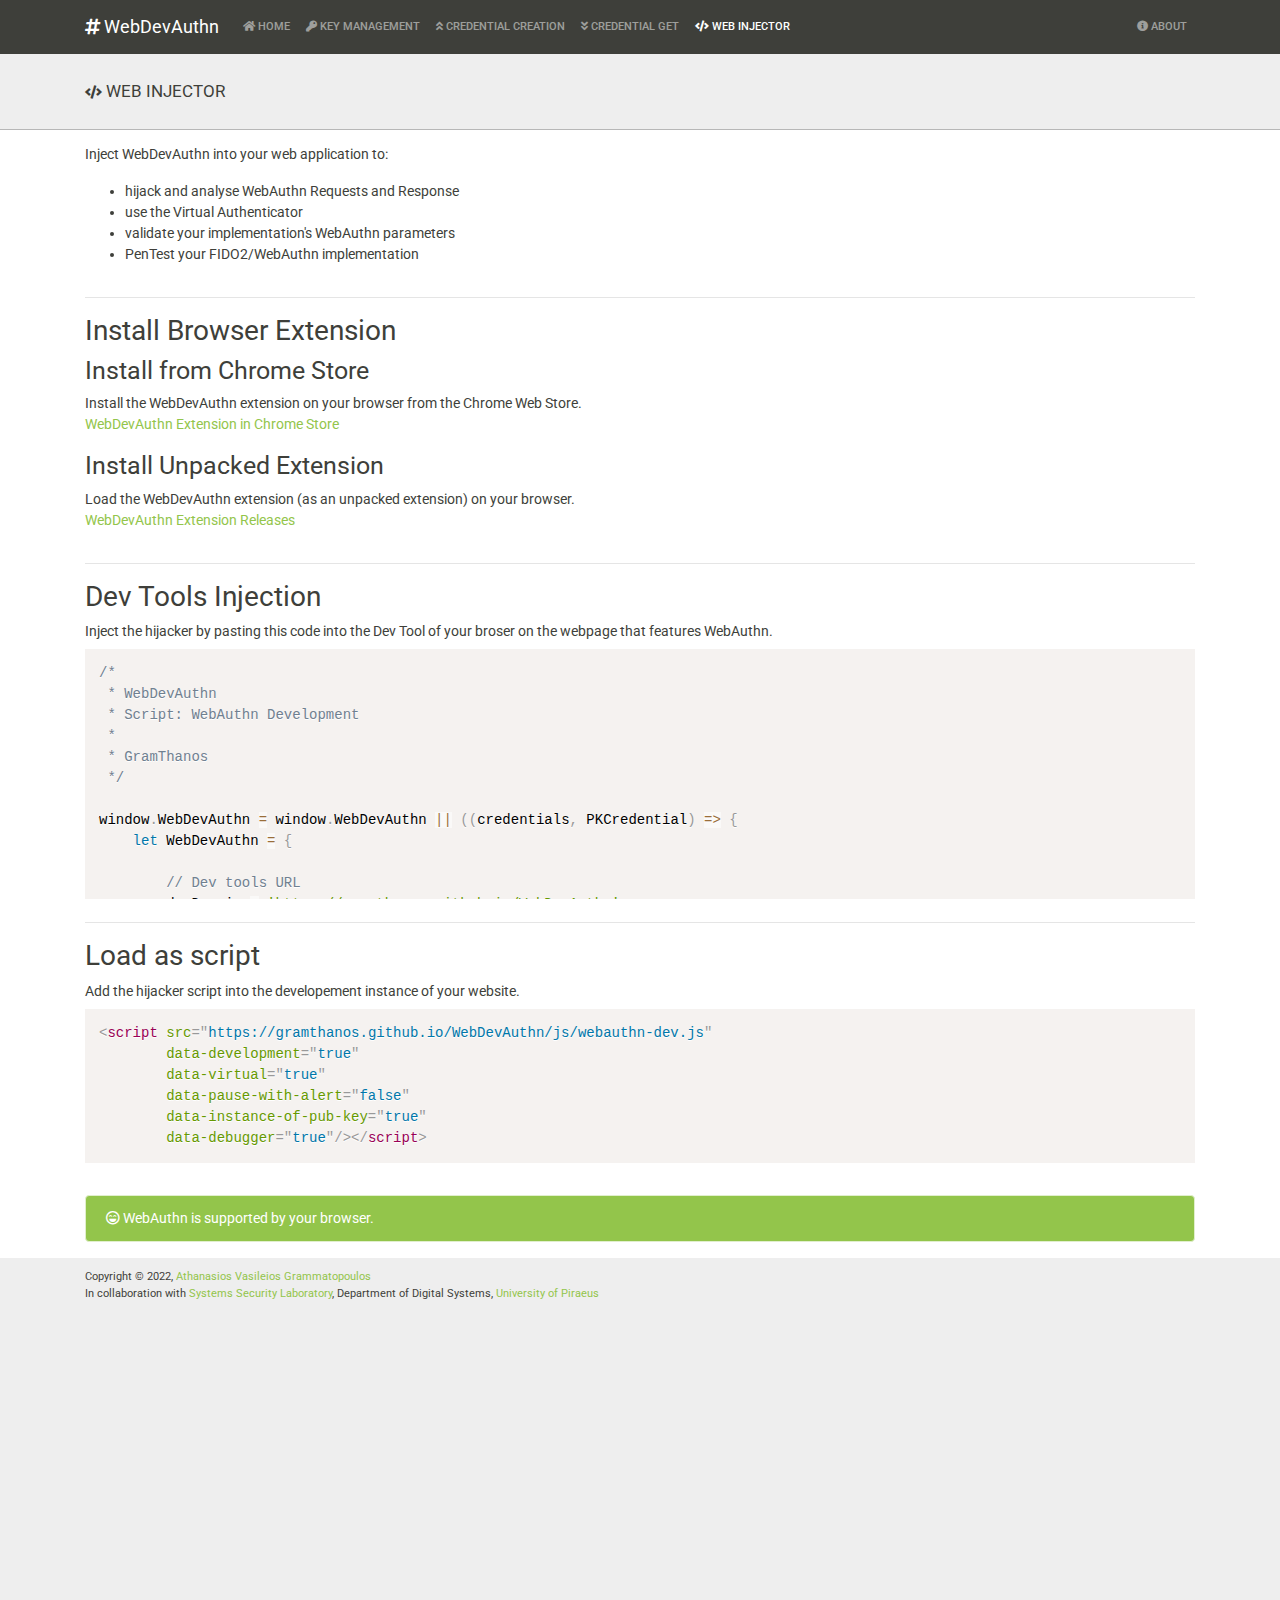
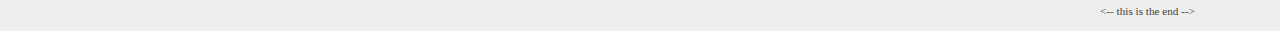
<file: web-injector.html>
<!DOCTYPE html>
<html lang="en">
	<head>
		<meta charset="utf-8">
		<title>WebDevAuthn</title>
		<meta name="description" content="Testing WebAuthn/FIDO2 Javascript API requests and responses">
		<meta name="author" content="UNIPI - FIDO Project 2021">
		<meta name="viewport" content="width=device-width, initial-scale=1, shrink-to-fit=no">

		<link rel="stylesheet" href="css/fontawesome-all.min.css">
		<link rel="stylesheet" href="css/bootstrap.min.css">
		<link rel="stylesheet" href="css/jsNotify.bootstrap.css">
		<link rel="stylesheet" href="css/prism.css">
		<link rel="stylesheet" href="css/webapp.css">
	</head>
	<body>
		<nav class="navbar navbar-expand-lg navbar-dark bg-primary">
			<div class="container">
				<a class="navbar-brand" href="index.html"><i class="fas fa-hashtag"></i> WebDevAuthn</a>
				<button class="navbar-toggler" type="button" data-toggle="collapse" data-target="#navbarSupportedContent" aria-controls="navbarSupportedContent" aria-expanded="false" aria-label="Toggle navigation">
					<span class="navbar-toggler-icon"></span>
				</button>
				<div class="collapse navbar-collapse" id="navbarSupportedContent">
					<ul class="navbar-nav mr-auto">
						<li class="nav-item">
							<a class="nav-link" href="index.html"><i class="fas fa-home"></i> Home</a>
						</li>
						<li class="nav-item">
							<a class="nav-link" href="key-management.html"><i class="fas fa-key"></i> Key Management</a>
						</li>
						<li class="nav-item">
							<a class="nav-link" href="credential-creation.html"><i class="fas fa-angle-double-up"></i> Credential Creation</a>
						</li>
						<li class="nav-item">
							<a class="nav-link" href="credential-get.html"><i class="fas fa-angle-double-down"></i> Credential Get</a>
						</li>
						<li class="nav-item active">
							<a class="nav-link" href="web-injector.html"><i class="fas fa-code"></i> Web Injector <span class="sr-only">(current)</span></a>
						</li>
					</ul>
					<ul class="navbar-nav ml-auto">
						<li class="nav-item">
							<a class="nav-link" href="about.html"><i class="fas fa-info-circle"></i> About</a>
						</li>
					</ul>
				</div>
			</div>
		</nav>

		<!-- Page Title -->
		<div class="main-page-title">
			<div class="container">
				<i class="fas fa-code"></i> Web Injector
			</div>
		</div>

		<!-- Content -->
		<div class="main-container">
			<div class="container">
				<div class="row" style="margin-bottom: 25px;">
					<div class="col-12">
						<p>
							Inject WebDevAuthn into your web application to:
							<ul>
								<li>hijack and analyse WebAuthn Requests and Response</li>
								<li>use the Virtual Authenticator</li>
								<li>validate your implementation's WebAuthn parameters</li>
								<li>PenTest your FIDO2/WebAuthn implementation</li>
							</ul>
						</p>
					</div>
					
					<div class="col-12"><hr>
						<h2>Install Browser Extension</h2>
						
						<h3>Install from Chrome Store</h3>
						<p>
							Install the WebDevAuthn extension on your browser from the Chrome Web Store.<br>
							<a href="https://chrome.google.com/webstore/detail/webdevauthn/aofdjdfdpmfeohecddhgdjfnigggddpd">WebDevAuthn Extension in Chrome Store</a>
						<p>

						<h3>Install Unpacked Extension</h3>
						<p>
							Load the WebDevAuthn extension (as an unpacked extension) on your browser.<br>
							<a href="https://github.com/GramThanos/WebDevAuthn/releases/latest">WebDevAuthn Extension Releases</a>
						<p>
					</div>

					<div class="col-12"><hr>
						<h2>Dev Tools Injection</h2>
						Inject the hijacker by pasting this code into the Dev Tool of your broser on the webpage that features WebAuthn.
						<pre data-src="js/webauthn-dev.js" style="height: 250px;"></pre>
					</div>

					<div class="col-12"><hr>
						<h2>Load as script</h2>
						Add the hijacker script into the developement instance of your website.
						<pre><code class="lang-html">&lt;script src="https://gramthanos.github.io/WebDevAuthn/js/webauthn-dev.js"
		data-development="true"
		data-virtual="true"
		data-pause-with-alert="false"
		data-instance-of-pub-key="true"
		data-debugger="true"/&gt;&lt;/script&gt;</code></pre>
					</div>
				</div>

				<!-- Browser Support { -->
				<div class="row">
					<div class="col-12" id="webauthn-support">
						<div class="alert alert-warning" role="alert">
							Checking browser's WebAuthn support ...
						</div>
					</div>
					<script src="js/webauthn-support.js"></script>
				</div>
				<!-- } Browser Support -->
			</div>
		</div>
		<div class="container footer">
			<div class="row">
				<div class="col-12">
					<div>Copyright &copy; 2022, <a href="https://github.com/GramThanos">Athanasios Vasileios Grammatopoulos</a></div>
					<div>In collaboration with <a href="https://ssl.ds.unipi.gr/">Systems Security Laboratory</a>, Department of Digital Systems, <a href="https://www.unipi.gr/">University of Piraeus</a></div>
				</div>
				<div class="col-12">
					<div style="height:300px;"></div>
					<div style="text-align: right;font-family: Consolas;">&lt;-- this is the end --&gt;</div>
				</div>
			</div>
		</div>

		<script src="js/jquery-3.5.1.slim.min.js"></script>
		<script src="js/popper.min.js"></script>
		<script src="js/bootstrap.min.js"></script>
		<script src="js/prism.js"></script>
	</body>
</html>
</file>
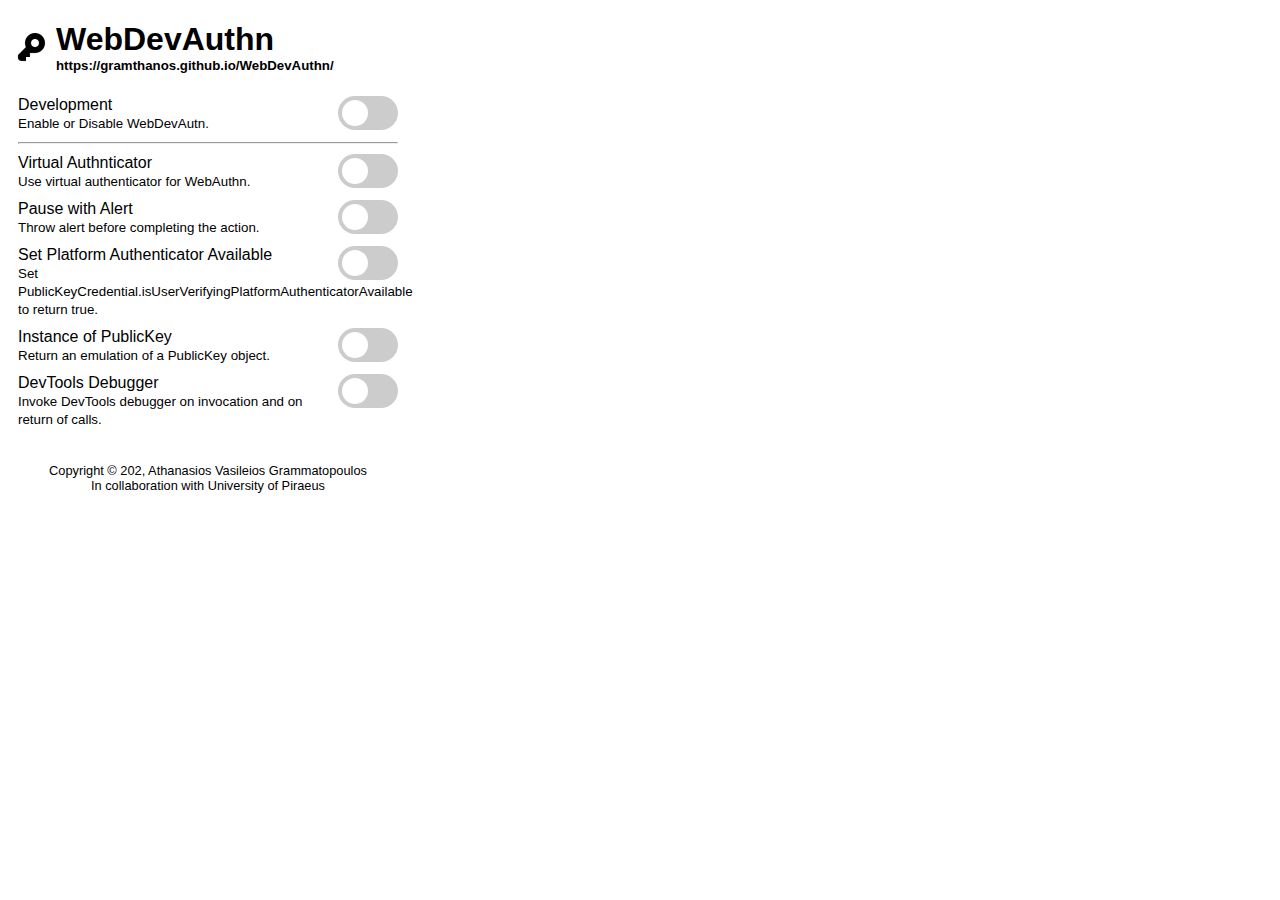
<file: extension/popup.html>
<!DOCTYPE html>
<html lang="en">
<head>
	<meta charset="utf-8">
	<title></title>
	<style type="text/css">
		body {
			font-family: -apple-system,BlinkMacSystemFont,Segoe UI,Helvetica,Arial,sans-serif,Apple Color Emoji,Segoe UI Emoji;
			width: 400px;
		}
		h1 {
			padding-bottom: 0px;
			margin-bottom: 0px;
		}
		h5 {
			padding-top: 0px;
			margin-top: 0px;
			text-decoration: none;
			color: black;
		}
		.title img {
			float: left;
			margin: 0px;
		}
		.title a, .footer a {
			color: black;
			text-decoration: none;
		}
		.title a:hover, .footer a:hover {
			background: black;
			color: white;
		}
		.option {
			/*line-height: 34px;*/
			margin: 10px;
		}
		.option .switch {
			float: right;
		}
		.options {
			/*padding-left: 45px;*/
		}
		.options hr {
			margin: 0px 10px;
		}

		.footer {
			font-size: 0.8em;
			padding: 25px 5px 5px 5px;
			text-align: center;
		}

		/* The switch - the box around the slider */
		.switch {
			position: relative;
			display: inline-block;
			width: 60px;
			height: 34px;
		}

		/* Hide default HTML checkbox */
		.switch input {
			opacity: 0;
			width: 0;
			height: 0;
		}

		/* The slider */
		.slider {
			position: absolute;
			cursor: pointer;
			top: 0;
			left: 0;
			right: 0;
			bottom: 0;
			background-color: #ccc;
			-webkit-transition: .4s;
			transition: .4s;
		}

		.slider:before {
			position: absolute;
			content: "";
			height: 26px;
			width: 26px;
			left: 4px;
			bottom: 4px;
			background-color: white;
			-webkit-transition: .4s;
			transition: .4s;
		}

		.sliders-no-animations .slider {
			-webkit-transition: all 0s ease 0s;
			transition: all 0s ease 0s;
		}

		.sliders-no-animations .slider:before {
			-webkit-transition: all 0s ease 0s;
			transition: all 0s ease 0s;
		}

		input:checked + .slider {
			background-color: #2196F3;
		}

		input:focus + .slider {
			box-shadow: 0 0 1px #2196F3;
		}

		input:checked + .slider:before {
			-webkit-transform: translateX(26px);
			-ms-transform: translateX(26px);
			transform: translateX(26px);
		}

		/* Rounded sliders */
		.slider.round {
			border-radius: 34px;
		}

		.slider.round:before {
			border-radius: 50%;
		}
	</style>
</head>
<body>
	<div class="title">
		<img src="icons/icon_48.png">
		<h1>WebDevAuthn</h1>
		<h5><a href="https://gramthanos.github.io/WebDevAuthn/" target="_blank">https://gramthanos.github.io/WebDevAuthn/</a></h5>
	</div>

	<div class="options sliders-no-animations">

		<div class="option">
			<label class="switch">
				<input type="checkbox" id="option@development">
				<span class="slider round"></span>
			</label>
			<span>Development</span><br>
			<small>Enable or Disable WebDevAutn.</small>
		</div>

		<hr/>

		<div id="sub-options">
			<div class="option">
				<label class="switch">
					<input type="checkbox" id="option@virtual">
					<span class="slider round"></span>
				</label>
				<span>Virtual Authnticator</span><br>
				<small>Use virtual authenticator for WebAuthn.</small>
			</div>

			<div class="option">
				<label class="switch">
					<input type="checkbox" id="option@pause-with-alert">
					<span class="slider round"></span>
				</label>
				<span>Pause with Alert</span><br>
				<small>Throw alert before completing the action.</small>
			</div>

			<div class="option">
				<label class="switch">
					<input type="checkbox" id="option@platform-authenticator-available">
					<span class="slider round"></span>
				</label>
				<span>Set Platform Authenticator Available</span><br>
				<small>Set PublicKeyCredential.isUserVerifyingPlatformAuthenticatorAvailable to return true.</small>
			</div>

			<div class="option">
				<label class="switch">
					<input type="checkbox" id="option@instance-of-pub-key">
					<span class="slider round"></span>
				</label>
				<span>Instance of PublicKey</span><br>
				<small>Return an emulation of a PublicKey object.</small>
			</div>

			<div class="option">
				<label class="switch">
					<input type="checkbox" id="option@debugger">
					<span class="slider round"></span>
				</label>
				<span>DevTools Debugger</span><br>
				<small>Invoke DevTools debugger on invocation and on return of calls.</small>
			</div>
		</div>
	</div>

	<div class="footer">
		<div>Copyright © 202, <a href="https://github.com/GramThanos" target="_blank">Athanasios Vasileios Grammatopoulos</a></div>
		<div>In collaboration with <a href="https://www.unipi.gr/" target="_blank">University of Piraeus</a></div>
	</div>

	<script src="popup.js"></script>
</body>
</html>
</file>
<file: css/jsonTree.css>
/*
 * JSON Tree Viewer
 * http://github.com/summerstyle/jsonTreeViewer
 *
 * Copyright 2017 Vera Lobacheva (http://iamvera.com)
 * Released under the MIT license (LICENSE.txt)
 *
 * Modified by GramThanos
 */

/* Background for the tree. May use for <body> element */
.jsontree_bg {
    background: #FFF;
}

/* Styles for the container of the tree (e.g. fonts, margins etc.) */
.jsontree_tree_wrapper > .jsontree_tree {
    margin-left: 0px;
    padding-left: 0px;
    overflow-x: auto;
}

.jsontree_tree {
    word-break: break-all;
    margin-left: 14px;
    padding-left: 14px;
    font-family: 'PT Mono', monospace;
    font-size: 14px;
    color: #000000;
}
.jsontree_tree li {
    list-style-type: none;
    line-height: 18px;
    font-size: 12px;
}

/* Styles for a list of child nodes */
.jsontree_child-nodes {
    display: none;
    margin-left: 14px;
    padding-left: 14px; 
    /*margin-bottom: 5px;*/
    line-height: 2;
}
.jsontree_node_expanded > .jsontree_value-wrapper > .jsontree_value > .jsontree_child-nodes {
    display: block;
}

/* Styles for labels */
.jsontree_label-wrapper {
    float: left;
    margin-right: 8px;
}
.jsontree_label {
    font-weight: normal;
    vertical-align: top;
    color: #000;
    position: relative;
    padding: 1px;
    border-radius: 4px;
    cursor: default;
}
.jsontree_node_marked > .jsontree_label-wrapper > .jsontree_label {
    background: #fff2aa;
}

/* Styles for values */
.jsontree_value-wrapper {
    display: block;
    /*overflow: hidden;*/
}
.jsontree_node_complex > .jsontree_value-wrapper {
    /*overflow: inherit;*/
}
.jsontree_value { 
    vertical-align: top;
    display: inline;
}
.jsontree_value_null {
    color: #777;
    font-weight: bold;
}
.jsontree_value_string, .jsontree_value_Uint8Array {
    color: #025900;
    font-weight: bold;
}
.jsontree_value_number {
    color: #000E59;
    font-weight: bold;
}
.jsontree_value_boolean {
    color: #600100;
    font-weight: bold;
}

/* Styles for active elements */
.jsontree_expand-button {
    position: absolute;
    top: 3px;
    left: -15px;
    display: block;
    width: 11px;
    height: 11px;
    background-image: url('icons.svg');
}
.jsontree_node_expanded > .jsontree_label-wrapper > .jsontree_label > .jsontree_expand-button {
    background-position: 0 -11px;
}
.jsontree_show-more {
    cursor: pointer;
}
.jsontree_node_expanded > .jsontree_value-wrapper > .jsontree_value > .jsontree_show-more {
    display: none;
}
.jsontree_node_empty > .jsontree_label-wrapper > .jsontree_label > .jsontree_expand-button,
.jsontree_node_empty > .jsontree_value-wrapper > .jsontree_value > .jsontree_show-more {
    display: none !important;
}
.jsontree_node_complex > .jsontree_label-wrapper > .jsontree_label {
    cursor: pointer;
}
.jsontree_node_empty > .jsontree_label-wrapper > .jsontree_label {
    cursor: default !important;
}
</file>
<file: css/webapp.css>
html, body {
	background-color: #eeeeee;
}

.main-page-title {
	padding: 25px 0px;
	background-color: #eeeeee;
	font-size: 1.2em;
	text-transform: uppercase;
	border-bottom: 1px solid #b7b7b7;
}

.main-page-title i.fas {
	font-size: 0.8em;
}

.main-container {
	padding-top: 1em;
	background-color: #ffffff;
}

.main-container .card {
	margin-bottom: 25px;
}

.main-container .notes {
	float: right;
	font-size: 0.9em;
}

.footer {
	font-size: 0.8em;
	margin-top: 1em;
	margin-bottom: 1em;
}

.tooltip {
	text-transform: none;
}
.tooltip .tooltip-inner {
	text-align: justify;
	line-height: 1.2em;
}

.alert-secondary, .alert-secondary>td, .alert-secondary>th {
	background-color: #e6e6e4;
}

.tab-content {
	border: 1px solid #dfd7ca;
	padding: 10px 10px 0px 10px;
	margin-top: -1px;
	margin-bottom: 20px;
}

.btn.btn-sm-h {
	line-height: 14px;
}

.tab-pane > .alert > div {
}

.badges-code-wrap {
	font-family: Consolas;
	/*
	white-space: break-spaces;
	text-align: left;
	*/
}

.form-group.sub-group {
	background-color: #f1f1f1;
	padding: 10px;
	border-radius: 5px;
}

.form-group.sub-group .btn-outline-danger {
	float: right;
	height: 24px;
	line-height: 24px;
	padding-top: 0;
}
</file>
<file: css/prism.css>
/* PrismJS 1.16.0
https://prismjs.com/download.html#themes=prism&languages=markup+css+clike+javascript&plugins=toolbar+copy-to-clipboard */
/**
 * prism.js default theme for JavaScript, CSS and HTML
 * Based on dabblet (http://dabblet.com)
 * @author Lea Verou
 */

code[class*="language-"],
pre[class*="language-"] {
	color: black;
	background: none;
	text-shadow: 0 1px white;
	font-family: Consolas, Monaco, 'Andale Mono', 'Ubuntu Mono', monospace;
	font-size: 1em;
	text-align: left;
	white-space: pre;
	word-spacing: normal;
	word-break: normal;
	word-wrap: normal;
	line-height: 1.5;

	-moz-tab-size: 4;
	-o-tab-size: 4;
	tab-size: 4;

	-webkit-hyphens: none;
	-moz-hyphens: none;
	-ms-hyphens: none;
	hyphens: none;
}

pre[class*="language-"]::-moz-selection, pre[class*="language-"] ::-moz-selection,
code[class*="language-"]::-moz-selection, code[class*="language-"] ::-moz-selection {
	text-shadow: none;
	background: #b3d4fc;
}

pre[class*="language-"]::selection, pre[class*="language-"] ::selection,
code[class*="language-"]::selection, code[class*="language-"] ::selection {
	text-shadow: none;
	background: #b3d4fc;
}

@media print {
	code[class*="language-"],
	pre[class*="language-"] {
		text-shadow: none;
	}
}

/* Code blocks */
pre[class*="language-"] {
	padding: 1em;
	margin: .5em 0;
	overflow: auto;
}

:not(pre) > code[class*="language-"],
pre[class*="language-"] {
	background: #f5f2f0;
}

/* Inline code */
:not(pre) > code[class*="language-"] {
	padding: .1em;
	border-radius: .3em;
	white-space: normal;
}

.token.comment,
.token.prolog,
.token.doctype,
.token.cdata {
	color: slategray;
}

.token.punctuation {
	color: #999;
}

.namespace {
	opacity: .7;
}

.token.property,
.token.tag,
.token.boolean,
.token.number,
.token.constant,
.token.symbol,
.token.deleted {
	color: #905;
}

.token.selector,
.token.attr-name,
.token.string,
.token.char,
.token.builtin,
.token.inserted {
	color: #690;
}

.token.operator,
.token.entity,
.token.url,
.language-css .token.string,
.style .token.string {
	color: #9a6e3a;
	background: hsla(0, 0%, 100%, .5);
}

.token.atrule,
.token.attr-value,
.token.keyword {
	color: #07a;
}

.token.function,
.token.class-name {
	color: #DD4A68;
}

.token.regex,
.token.important,
.token.variable {
	color: #e90;
}

.token.important,
.token.bold {
	font-weight: bold;
}
.token.italic {
	font-style: italic;
}

.token.entity {
	cursor: help;
}

div.code-toolbar {
	position: relative;
}

div.code-toolbar > .toolbar {
	position: absolute;
	top: .3em;
	right: .2em;
	transition: opacity 0.3s ease-in-out;
	opacity: 0;
}

div.code-toolbar:hover > .toolbar {
	opacity: 1;
}

div.code-toolbar > .toolbar .toolbar-item {
	display: inline-block;
}

div.code-toolbar > .toolbar a {
	cursor: pointer;
}

div.code-toolbar > .toolbar button {
	background: none;
	border: 0;
	color: inherit;
	font: inherit;
	line-height: normal;
	overflow: visible;
	padding: 0;
	-webkit-user-select: none; /* for button */
	-moz-user-select: none;
	-ms-user-select: none;
}

div.code-toolbar > .toolbar a,
div.code-toolbar > .toolbar button,
div.code-toolbar > .toolbar span {
	color: #bbb;
	font-size: .8em;
	padding: 0 .5em;
	background: #f5f2f0;
	background: rgba(224, 224, 224, 0.2);
	box-shadow: 0 2px 0 0 rgba(0,0,0,0.2);
	border-radius: .5em;
}

div.code-toolbar > .toolbar a:hover,
div.code-toolbar > .toolbar a:focus,
div.code-toolbar > .toolbar button:hover,
div.code-toolbar > .toolbar button:focus,
div.code-toolbar > .toolbar span:hover,
div.code-toolbar > .toolbar span:focus {
	color: inherit;
	text-decoration: none;
}
</file>
